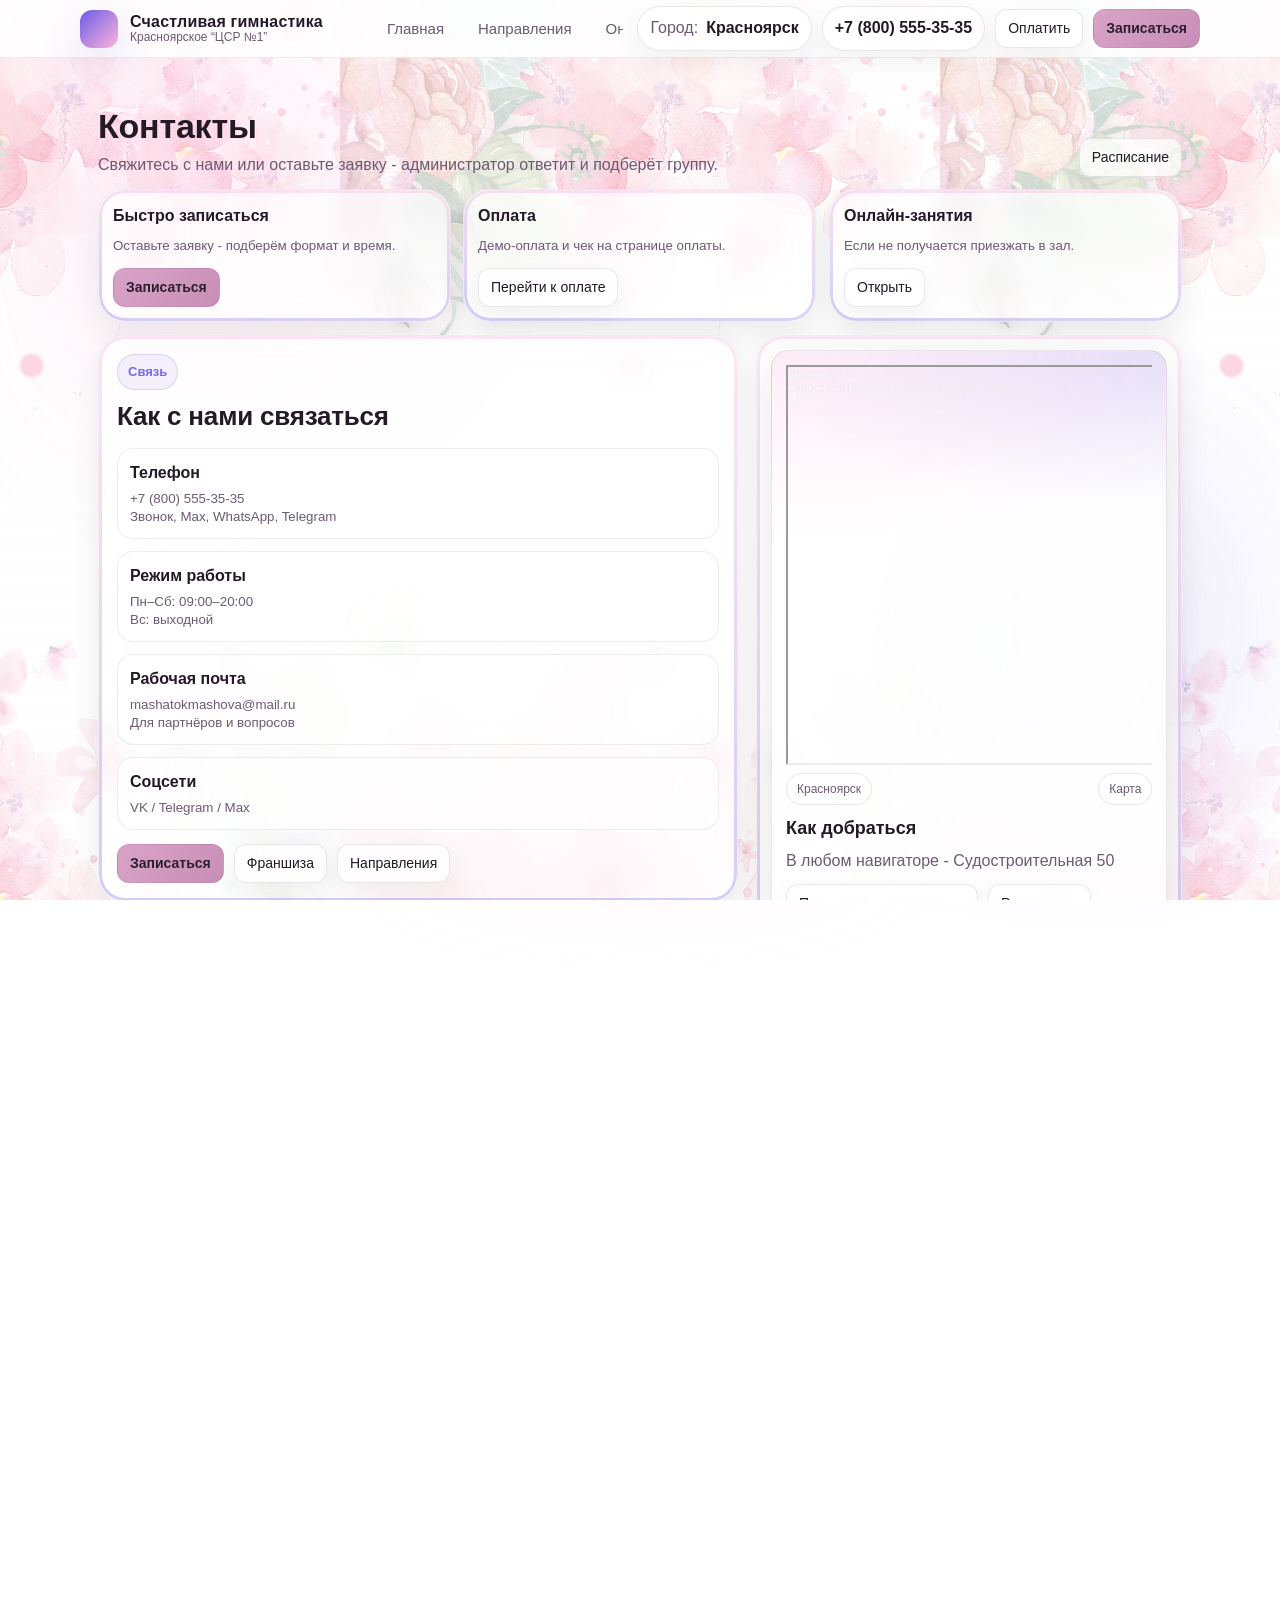
<file: contacts.html>
<!-- contacts.html -->
<!doctype html>
<html lang="ru">
<head>
  <meta charset="utf-8" />
  <meta name="viewport" content="width=device-width,initial-scale=1" />
  <title>Контакты - Счастливая гимнастика</title>
  <meta name="description" content="Контакты школы: телефон, адрес, режим работы, запись." />
  <link rel="stylesheet" href="assets/css/style.css" />

  <style>
.mobileNav{
  display:none;
  position:absolute;
  top:70px;
  left:0;
  right:0;
  background:white;
  padding:16px;
  z-index:1000;
  box-shadow:0 10px 30px rgba(0,0,0,.1);
}

.mobileNav.open{
  display:flex;
  flex-direction:column;
  gap:10px;
}
    .contactGrid{
      display:grid;
      grid-template-columns: 1.2fr .8fr;
      gap:18px;
      align-items:start;
      margin-top:12px;
    }
    @media (max-width: 980px){
      .contactGrid{ grid-template-columns: 1fr; }
    }

    .contactCard{ padding:18px; }
    .contactList{ margin-top:12px; display:grid; gap:12px; }

    .cItem{
      display:flex;
      gap:12px;
      align-items:flex-start;
      padding:12px 12px;
      border-radius:16px;
      border:1px solid rgba(35,26,38,.08);
      background: rgba(255,255,255,.65);
    }
    .cIcon{
      width:42px;
      height:42px;
      border-radius:16px;
      display:grid;
      place-items:center;
      background: rgba(108,92,231,.10);
      border:1px solid rgba(108,92,231,.18);
      box-shadow: 0 12px 32px rgba(108,92,231,.12);
      flex:0 0 auto;
      font-weight:900;
      letter-spacing:.5px;
      font-size:12px;
    }
    .cBody strong{ display:block; margin-bottom:4px; }
    .cBody small{ color:var(--muted); display:block; line-height:1.35; }

    .contactActions{
      margin-top:14px;
      display:flex;
      gap:10px;
      flex-wrap:wrap;
    }

    .mapCard{ padding:14px; overflow:hidden; }
    .mapMock{
      border-radius:18px;
      border:1px solid rgba(35,26,38,.10);
      background:
        radial-gradient(900px 320px at 0% 0%, rgba(255,179,217,.22), transparent 60%),
        radial-gradient(700px 260px at 100% 0%, rgba(108,92,231,.18), transparent 60%),
        rgba(255,255,255,.78);
      box-shadow: 0 18px 60px rgba(35,26,38,.10);
      min-height: 320px;
      padding:14px;
      display:flex;
      flex-direction:column;
      justify-content:space-between;
    }
    .mapMockTop{
      display:flex;
      justify-content:space-between;
      gap:10px;
      align-items:flex-start;
    }
    .mapPin{
      display:inline-flex;
      gap:8px;
      align-items:center;
      padding:6px 10px;
      border-radius:999px;
      background: rgba(255,255,255,.78);
      border:1px solid rgba(35,26,38,.10);
      color: var(--muted);
      font-size:12px;
      white-space:nowrap;
    }
    .mapTitle{
      margin:10px 0 6px;
      font-size:18px;
    }
    .mapText{
      margin:0;
      color:var(--muted);
      line-height:1.45;
      max-width: 520px;
    }
    .mapFoot{
      display:flex;
      gap:10px;
      flex-wrap:wrap;
      margin-top:12px;
    }

    .contactForm{ padding:18px; }
    .contactForm .grid2{ grid-template-columns: 1fr 1fr; }
    @media (max-width: 520px){
      .contactForm .grid2{ grid-template-columns: 1fr; }
    }

    .quickRow{
      display:grid;
      grid-template-columns: repeat(3, 1fr);
      gap:12px;
      margin-top:12px;
    }
    @media (max-width: 980px){
      .quickRow{ grid-template-columns: 1fr; }
    }
    .quick{
      padding:14px;
    }
    .quick strong{ display:block; margin-bottom:4px; }
    .quick small{ color:var(--muted); }
.pageDecor{position:relative;overflow:hidden;}
.pageDecor__item{position:absolute;z-index:0;pointer-events:none;}
.pageDecor__item img{width:100%;}
.pageDecor__content{position:relative;z-index:2;}
.contactsDecor--ball{
  right:1250px;
  bottom:0px;
  width:560px;
  opacity: 35%;

}
body{
  background:
    linear-gradient(rgba(255,255,255,.7), rgba(255,255,255,.7)),
    url("assets/img/decor/cveti.png");

  background-size: contain;
  background-position: center;
}
  </style>
</head>
<body>

  <div class="topbar">
    <div class="container">
      <div class="header">
        <a class="brand" href="index.html">
          <div class="brand__logo" aria-hidden="true"></div>
          <div class="brand__text">
            <div class="brand__name">Счастливая гимнастика</div>
            <div class="brand__tag">Красноярское “ЦСР №1”</div>          </div>
        </a>

        <nav class="nav">
          <a href="index.html">Главная</a>
          <a href="directions.html">Направления</a>
          <a href="online.html">Онлайн-занятия</a>
          <a href="gallery.html">Галерея</a>
          <a href="team.html">Тренеры</a>
          <a href="infocenter.html">Инфоцентр</a>
          <a href="franchise.html">Франшиза</a>
          <a class="active" href="contacts.html">Контакты</a>
        </nav>

        <div class="header__right">
          <span class="pill">Город: <strong>Красноярск</strong></span>
          <a class="pill" href="tel:+78005553535"><strong>+7 (800) 555-35-35</strong></a>
          <a class="btn btn--sm" href="pay.html" target="_blank" rel="noopener">Оплатить</a>
          <a class="btn btn--brand btn--sm" href="#write">Записаться</a>
          <button class="burger" data-burger aria-label="Открыть меню">≡</button>
        </div>
      </div>

      <div class="mobileNav" data-mobile-nav>
        <a href="index.html">Главная</a>
        <a href="directions.html">Направления</a>
        <a href="online.html">Онлайн-занятия</a>
        <a href="gallery.html">Галерея</a>
        <a href="team.html">Тренеры</a>
        <a href="infocenter.html">Инфоцентр</a>
        <a href="franchise.html">Франшиза</a>
        <a class="active" href="contacts.html">Контакты</a>
      </div>
    </div>
  </div>

<main class="section pageDecor">

<div class="pageDecor__item contactsDecor--ball">
  <img src="assets/img/decor/devka.webp" alt="">
</div>

<div class="container pageDecor__content">
      <div class="section__head">
        <div>
          <h1 class="h2" style="font-size:34px;">Контакты</h1>
          <p class="sub">Свяжитесь с нами или оставьте заявку - администратор ответит и подберёт группу.</p>
        </div>
        <a class="btn btn--sm" href="infocenter.html#schedule">Расписание</a>
      </div>

      <div class="quickRow">
        <div class="card quick">
          <strong>Быстро записаться</strong>
          <small>Оставьте заявку - подберём формат и время.</small>
          <div style="margin-top:10px;">
            <a class="btn btn--brand btn--sm" href="#write">Записаться</a>
          </div>
        </div>
        <div class="card quick">
          <strong>Оплата</strong>
          <small>Демо-оплата и чек на странице оплаты.</small>
          <div style="margin-top:10px;">
            <a class="btn btn--sm" href="pay.html" target="_blank" rel="noopener">Перейти к оплате</a>
          </div>
        </div>
        <div class="card quick">
          <strong>Онлайн-занятия</strong>
          <small>Если не получается приезжать в зал.</small>
          <div style="margin-top:10px;">
            <a class="btn btn--sm" href="online.html">Открыть</a>
          </div>
        </div>
      </div>

      <div class="contactGrid">
        <!-- LEFT -->
        <div class="card contactCard">
          <span class="kicker">Связь</span>
          <h2 class="h2" style="font-size:26px; margin-top:6px;">Как с нами связаться</h2>

          <div class="contactList">
            <div class="cItem">
              <div class="cBody">
                <strong>Телефон</strong>
                <small><a href="tel:+78005553535">+7 (800) 555-35-35</a></small>
                <small>Звонок, Max, WhatsApp, Telegram</small>
              </div>
            </div>

            <div class="cItem">
              <div class="cBody">
                <strong>Режим работы</strong>
                <small>Пн–Сб: 09:00–20:00</small>
                <small>Вс: выходной</small>
              </div>
            </div>

            <div class="cItem">
              <div class="cBody">
                <strong>Рабочая почта</strong>
                <small><a href="mailto:info@gymnastika-demo.ru">mashatokmashova@mail.ru</a></small>
                <small>Для партнёров и вопросов</small>
              </div>
            </div>

            <div class="cItem">
              <div class="cBody">
                <strong>Соцсети</strong>
                <small>VK / Telegram / Max</small>
                <small style="opacity:.8"></small>
              </div>
            </div>
          </div>

          <div class="contactActions">
            <a class="btn btn--brand btn--sm" href="#write">Записаться</a>
            <a class="btn btn--sm" href="franchise.html">Франшиза</a>
            <a class="btn btn--sm" href="directions.html">Направления</a>
          </div>
        </div>
        <div>
          <div class="card mapCard">
            <div class="mapMock">
              <div style="position:relative;overflow:hidden;"><a href="https://yandex.ru/maps/62/krasnoyarsk/?utm_medium=mapframe&utm_source=maps" style="color:#eee;font-size:12px;position:absolute;top:0px;">Красноярск</a><a href="https://yandex.ru/maps/62/krasnoyarsk/house/sudostroitelnaya_ulitsa_50/bUsYfgRpQEAOQFtvfXV5cHtnZg==/?ll=92.840199%2C55.982173&utm_medium=mapframe&utm_source=maps&z=18.6" style="color:#eee;font-size:12px;position:absolute;top:14px;">Судостроительная улица, 50 - Яндекс Карты</a><iframe src="https://yandex.ru/map-widget/v1/?ll=92.840199%2C55.982173&mode=whatshere&whatshere%5Bpoint%5D=92.839591%2C55.981780&whatshere%5Bzoom%5D=17&z=18.6" width="560" height="400" frameborder="1" allowfullscreen="true" style="position:relative;"></iframe></div>
              <div class="mapMockTop">
                <span class="mapPin"> Красноярск</span>
                <span class="mapPin">Карта</span>
              </div>

              <div>
                <h3 class="mapTitle">Как добраться</h3>
                <p class="mapText">
                  В любом навигаторе - Судостроительная 50
                </p>
              </div>

              <div class="mapFoot">
                <a class="btn btn--sm" href="directions.html">Посмотреть направления</a>
                <a class="btn btn--sm" href="infocenter.html#schedule">Расписание</a>
              </div>
            </div>
          </div>

          <div class="card form contactForm" id="write" style="margin-top:14px;">
            <h3>Записаться / задать вопрос</h3>
            <form data-form>
              <div class="grid2">
                <div class="field">
                  <div class="label">Имя родителя *</div>
                  <input class="input" name="parent" required />
                </div>
                <div class="field">
                  <div class="label">Телефон *</div>
                  <input class="input" name="phone" required />
                </div>
              </div>

              <div class="grid2">
                <div class="field">
                  <div class="label">Имя ребёнка</div>
                  <input class="input" name="child" />
                </div>
                <div class="field">
                  <div class="label">Возраст</div>
                  <input class="input" type="number" name="age" min="3" max="16" />
                </div>
              </div>

              <div class="field">
                <div class="label">Интересует</div>
                <select class="select" name="interest">
                  <option value="">Выберите</option>
                  <option>Художественная гимнастика</option>
                  <option>Эстетическая гимнастика</option>
                  <option>ОФП</option>
                  <option>Футбол</option>
                  <option>Онлайн-занятия</option>
                </select>
              </div>

              <div class="field">
                <div class="label">Комментарий</div>
                <textarea class="textarea" name="comment" placeholder="Например: удобное время / опыт / цель"></textarea>
              </div>

              <div class="form__actions">
                <button class="btn btn--brand" type="submit">Отправить</button>
                <a class="btn" href="pay.html" target="_blank" rel="noopener">Оплата</a>
              </div>

              <div class="note">После заявки администратор свяжется с вами.</div>
            </form>
          </div>
        </div>
      </div>

    </div>
  </main>

  <footer class="footer">
  <div class="container">
    <div class="card footer-merged">
      <div class="footer-merged__main">
        <div class="footer-merged__left">
          <strong>Счастливая гимнастика</strong><br/>
          <small>Онлайн-запись • расписание • цены • тренеры • события</small>

          <div class="footlinks">
            <a href="directions.html">Направления</a>
            <a href="infocenter.html">Инфоцентр</a>
            <a href="contacts.html">Контакты</a>
          </div>
        </div>

        <div class="footer-merged__right">
          <div>
            <small>Телефон</small><br/>
            <a href="tel:+79233554158"><strong>+7 (800) 555-35-35</strong></a>
          </div>

          <div class="footer-merged__pay">
            <small>Оплата</small><br/>
            <a class="btn btn--sm" href="pay.html" target="_blank" rel="noopener">Перейти к оплате</a>
          </div>
        </div>
      </div>

      <div class="footer-merged__copy">
        © <span id="y"></span> КРОО “ЦСР №1”. Все права защищены.
      </div>
    </div>
  </div>
</footer>

  <div class="modal" data-modal aria-hidden="true">
    <div class="modal__card">
      <div class="modal__top">
        <div class="modal__title" data-modal-title>Фото</div>
        <button class="btn btn--sm modal__close" data-modal-close type="button">Закрыть</button>
      </div>
      <img class="modal__img" data-modal-img alt="Фото">
    </div>
  </div>

  <script src="assets/js/main.js"></script>
  <script>document.getElementById('y').textContent = new Date().getFullYear();</script>
</body>
</html>
</file>
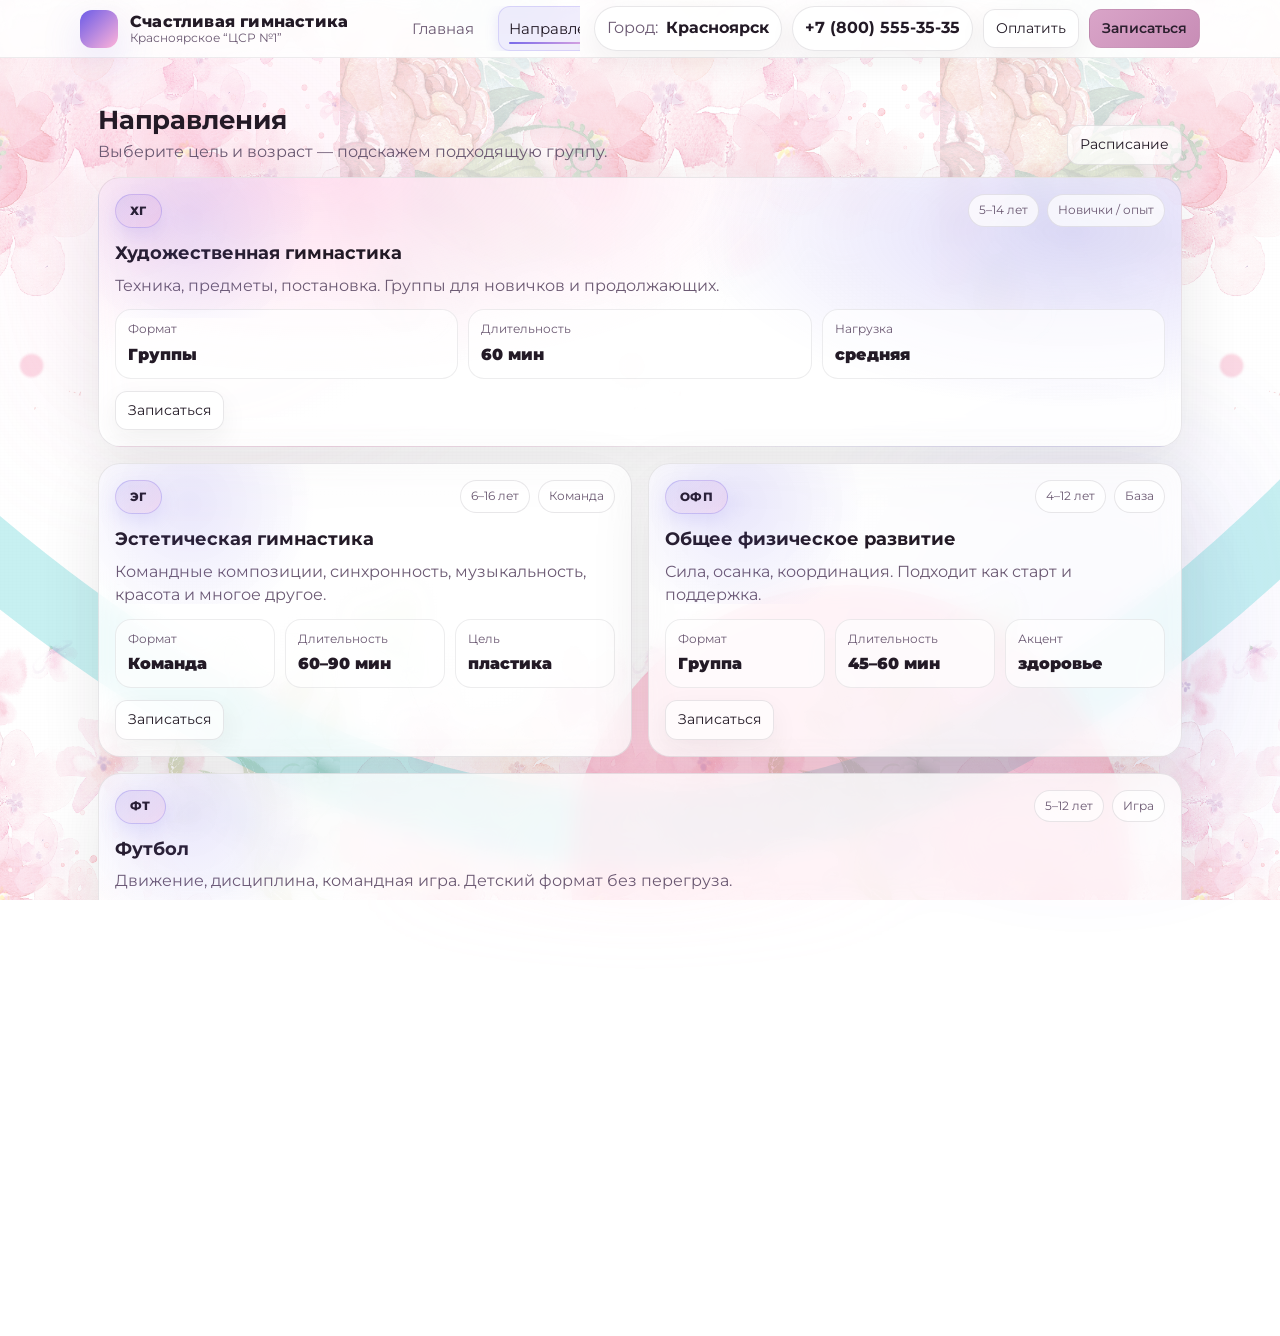
<file: directions.html>
<!-- directions.html -->
<!doctype html>
<html lang="ru">
<head>
  <meta charset="utf-8" />
  <meta name="viewport" content="width=device-width,initial-scale=1" />
  <title>Направления — Счастливая гимнастика</title>
  <meta name="description" content="Все направления школы: художественная гимнастика, эстетическая, ОФП, футбол." />
  <link rel="stylesheet" href="assets/css/style.css" />
  <link href="https://fonts.googleapis.com/css2?family=Montserrat:wght@400;600;700;800&display=swap" rel="stylesheet">
  <style>
.pageDecor{
  position: relative;
  overflow: hidden;
}

.pageDecor__item{
  position: absolute;
  z-index: 0;
  pointer-events: none;
}

.pageDecor__item img{
  width: 100%;
  display:block;
}

.pageDecor__content{
  position: relative;
  z-index: 2;
}

.dirDecor--ribbon{
  right: -100px;
  top: -300px;
  width: 2900px;
    opacity: 35%;

}

.dirDecor--ball{
  left: 500px;
  bottom: -150px;
  width: 700px;
    opacity: 35%;

}
body{
  background:
    linear-gradient(rgba(255,255,255,.7), rgba(255,255,255,.7)),
    url("assets/img/decor/cveti.png");

  background-size: contain;
  background-position: center;
}
</style>
</head>
<body>

  <div class="topbar">
    <div class="container">
      <div class="header">
        <a class="brand" href="index.html">
          <div class="brand__logo" aria-hidden="true"></div>
          <div class="brand__text">
            <div class="brand__name">Счастливая гимнастика</div>
            <div class="brand__tag">Красноярское “ЦСР №1”</div>
          </div>
        </a>

        <nav class="nav">
          <a href="index.html">Главная</a>
          <a class="active" href="directions.html">Направления</a>
          <a href="online.html">Онлайн-занятия</a>
          <a href="gallery.html">Галерея</a>
          <a href="team.html">Тренеры</a>
          <a href="infocenter.html">Инфоцентр</a>
          <a href="franchise.html">Франшиза</a>
          <a href="contacts.html">Контакты</a>
        </nav>

        <div class="header__right">
          <span class="pill">Город: <strong>Красноярск</strong></span>
          <a class="pill" href="tel:+78005553535"><strong>+7 (800) 555-35-35</strong></a>
          <a class="btn btn--sm" href="pay.html" target="_blank" rel="noopener">Оплатить</a>
          <a class="btn btn--brand btn--sm" href="contacts.html#write">Записаться</a>
          <button class="burger" data-burger aria-label="Открыть меню">≡</button>
        </div>
      </div>

      <div class="mobileNav" data-mobile-nav>
        <a href="index.html">Главная</a>
        <a class="active" href="directions.html">Направления</a>
        <a href="online.html">Онлайн-занятия</a>
        <a href="gallery.html">Галерея</a>
        <a href="team.html">Тренеры</a>
        <a href="infocenter.html">Инфоцентр</a>
        <a href="franchise.html">Франшиза</a>
        <a href="contacts.html">Контакты</a>
      </div>
    </div>
  </div>

  <main class="section pageDecor">

<div class="pageDecor__item dirDecor--ribbon">
  <img src="assets/img/decor/ribbon.svg" alt="">
</div>

<div class="pageDecor__item dirDecor--ball">
  <img src="assets/img/decor/ball.svg" alt="">
</div>

<div class="container pageDecor__content">
      

      <div class="section__head">
        <div>
          <h1 class="h2 pageTitle">Направления</h1>
          <p class="sub">Выберите цель и возраст — подскажем подходящую группу.</p>
        </div>
        <a class="btn btn--sm" href="infocenter.html#schedule">Расписание</a>
      </div>

      <div class="dirGrid">

        <article class="dirCard dirCard--featured">
          <div class="dirTop">
            <div class="dirCode">ХГ</div>
            <div class="dirBadges">
              <span class="dirBadge">5–14 лет</span>
              <span class="dirBadge">Новички / опыт</span>
            </div>
          </div>

          <h3 class="dirTitle">Художественная гимнастика</h3>
          <p class="dirText">Техника, предметы, постановка. Группы для новичков и продолжающих.</p>

          <div class="dirMeta">
            <div class="dirMetaItem"><span>Формат</span><strong>Группы</strong></div>
            <div class="dirMetaItem"><span>Длительность</span><strong>60 мин</strong></div>
            <div class="dirMetaItem"><span>Нагрузка</span><strong>средняя</strong></div>
          </div>

          <div class="dirActions">
            <a class="btn btn--sm" href="contacts.html#write">Записаться</a>
          </div>
        </article>

        <article class="dirCard">
          <div class="dirTop">
            <div class="dirCode">ЭГ</div>
            <div class="dirBadges">
              <span class="dirBadge">6–16 лет</span>
              <span class="dirBadge">Команда</span>
            </div>
          </div>

          <h3 class="dirTitle">Эстетическая гимнастика</h3>
          <p class="dirText">Командные композиции, синхронность, музыкальность, красота и многое другое.</p>

          <div class="dirMeta">
            <div class="dirMetaItem"><span>Формат</span><strong>Команда</strong></div>
            <div class="dirMetaItem"><span>Длительность</span><strong>60–90 мин</strong></div>
            <div class="dirMetaItem"><span>Цель</span><strong>пластика</strong></div>
          </div>

          <div class="dirActions">
            <a class="btn btn--sm" href="contacts.html#write">Записаться</a>
          </div>
        </article>

        <article class="dirCard">
          <div class="dirTop">
            <div class="dirCode">ОФП</div>
            <div class="dirBadges">
              <span class="dirBadge">4–12 лет</span>
              <span class="dirBadge">База</span>
            </div>
          </div>

          <h3 class="dirTitle">Общее физическое развитие</h3>
          <p class="dirText">Сила, осанка, координация. Подходит как старт и поддержка.</p>

          <div class="dirMeta">
            <div class="dirMetaItem"><span>Формат</span><strong>Группа</strong></div>
            <div class="dirMetaItem"><span>Длительность</span><strong>45–60 мин</strong></div>
            <div class="dirMetaItem"><span>Акцент</span><strong>здоровье</strong></div>
          </div>

          <div class="dirActions">
            <a class="btn btn--sm" href="contacts.html#write">Записаться</a>
          </div>
        </article>

        <article class="dirCard">
          <div class="dirTop">
            <div class="dirCode">ФТ</div>
            <div class="dirBadges">
              <span class="dirBadge">5–12 лет</span>
              <span class="dirBadge">Игра</span>
            </div>
          </div>

          <h3 class="dirTitle">Футбол</h3>
          <p class="dirText">Движение, дисциплина, командная игра. Детский формат без перегруза.</p>

          <div class="dirMeta">
            <div class="dirMetaItem"><span>Формат</span><strong>Команда</strong></div>
            <div class="dirMetaItem"><span>Длительность</span><strong>60 мин</strong></div>
            <div class="dirMetaItem"><span>Акцент</span><strong>координация</strong></div>
          </div>

          <div class="dirActions">
            <a class="btn btn--sm" href="contacts.html#write">Записаться</a>
          </div>
        </article>

      </div>

    </div>
  </main>

  <footer class="footer">
  <div class="container">
    <div class="card footer-merged">
      <div class="footer-merged__main">
        <div class="footer-merged__left">
          <strong>Счастливая гимнастика</strong><br/>
          <small>Онлайн-запись • расписание • цены • тренеры • события</small>

          <div class="footlinks">
            <a href="directions.html">Направления</a>
            <a href="infocenter.html">Инфоцентр</a>
            <a href="contacts.html">Контакты</a>
          </div>
        </div>

        <div class="footer-merged__right">
          <div>
            <small>Телефон</small><br/>
            <a href="tel:+79233554158"><strong>+7 (800) 555-35-35</strong></a>
          </div>

          <div class="footer-merged__pay">
            <small>Оплата</small><br/>
            <a class="btn btn--sm" href="pay.html" target="_blank" rel="noopener">Перейти к оплате</a>
          </div>
        </div>
      </div>

      <div class="footer-merged__copy">
        © <span id="y"></span> КРОО “ЦСР №1”. Все права защищены.
      </div>
    </div>
  </div>
</footer>

  <script src="assets/js/main.js"></script>
  <script>
    document.getElementById('y').textContent = new Date().getFullYear();
  </script>

</body>
</html>
</file>
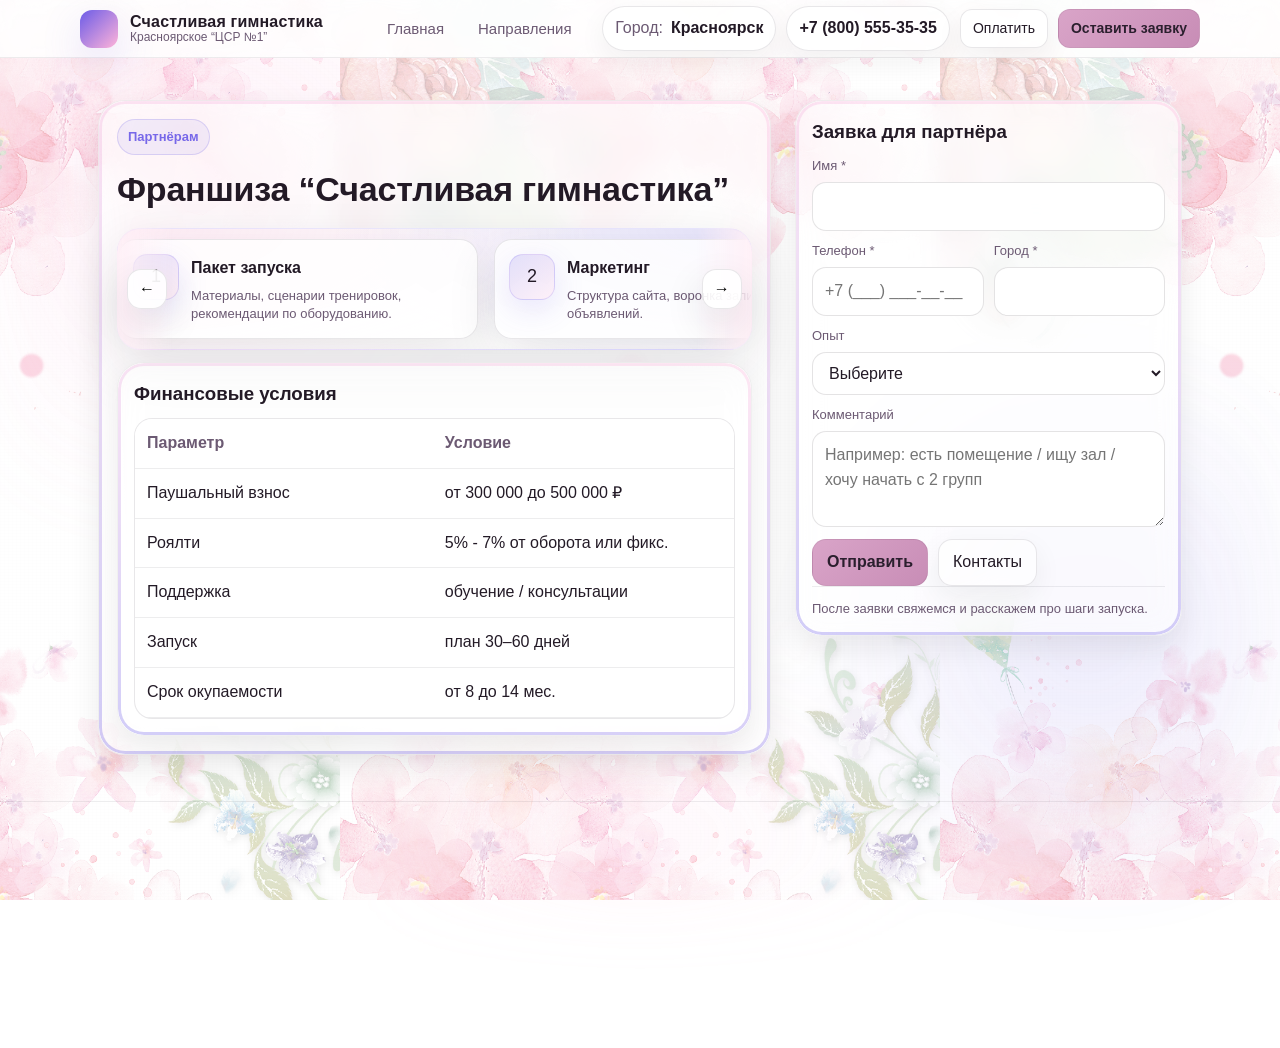
<file: franchise.html>
<!doctype html>
<html lang="ru">
<head>
  <meta charset="utf-8" />
  <meta name="viewport" content="width=device-width,initial-scale=1, viewport-fit=cover" />
  <title>Франшиза - Счастливая гимнастика</title>
  <meta name="description" content="Франшиза: условия, преимущества, заявка для партнёров." />
  <link rel="stylesheet" href="assets/css/style.css?v=7" />

  <style>
    body.franchise-page{
      background:
        linear-gradient(rgba(255,255,255,.7), rgba(255,255,255,.7)),
        url("assets/img/decor/cveti.png");
      background-size: contain;
      background-position: center;
    }
  </style>
</head>

<body class="franchise-page">

  <div class="topbar">
    <div class="container">
      <div class="header">
        <a class="brand" href="index.html">
          <div class="brand__logo" aria-hidden="true"></div>
          <div class="brand__text">
            <div class="brand__name">Счастливая гимнастика</div>
            <div class="brand__tag">Красноярское “ЦСР №1”</div>
          </div>
        </a>

        <nav class="nav">
          <a href="index.html">Главная</a>
          <a href="directions.html">Направления</a>
          <a href="online.html">Онлайн-занятия</a>
          <a href="gallery.html">Галерея</a>
          <a href="team.html">Тренеры</a>
          <a href="infocenter.html">Инфоцентр</a>
          <a class="active" href="franchise.html">Франшиза</a>
          <a href="contacts.html">Контакты</a>
        </nav>

        <div class="header__right">
          <span class="pill">Город: <strong>Красноярск</strong></span>
          <a class="pill" href="tel:+78005553535"><strong>+7 (800) 555-35-35</strong></a>
          <a class="btn btn--sm" href="pay.html" target="_blank" rel="noopener">Оплатить</a>
          <a class="btn btn--brand btn--sm" href="#partner">Оставить заявку</a>
          <button class="burger" data-burger aria-label="Открыть меню">≡</button>
        </div>
      </div>

      <div class="mobileNav" data-mobile-nav>
        <a href="index.html">Главная</a>
        <a href="directions.html">Направления</a>
        <a href="online.html">Онлайн-занятия</a>
        <a href="gallery.html">Галерея</a>
        <a href="team.html">Тренеры</a>
        <a href="infocenter.html">Инфоцентр</a>
        <a class="active" href="franchise.html">Франшиза</a>
        <a href="contacts.html">Контакты</a>
      </div>
    </div>
  </div>

  <main class="section">
    <div class="container">
      <div class="franchise-layout">
        <div class="card franchise-main-card">
          <span class="kicker">Партнёрам</span>
          <h1 class="h2 franchise-title">Франшиза “Счастливая гимнастика”</h1>

          <div class="benefitWrap">
            <button class="brBtn brBtn--prev" type="button" data-br-prev aria-label="Назад">←</button>

            <div class="benefitRibbon franchise-ribbon" data-br>
              <div class="benefitItem">
                <div class="benefitIcon">1</div>
                <div class="benefitBody">
                  <h3>Пакет запуска</h3>
                  <p>Материалы, сценарии тренировок, рекомендации по оборудованию.</p>
                </div>
              </div>

              <div class="benefitItem">
                <div class="benefitIcon">2</div>
                <div class="benefitBody">
                  <h3>Маркетинг</h3>
                  <p>Структура сайта, воронка записи, шаблоны объявлений.</p>
                </div>
              </div>

              <div class="benefitItem">
                <div class="benefitIcon">3</div>
                <div class="benefitBody">
                  <h3>Команда</h3>
                  <p>Подсказки по найму и стандартам сервиса.</p>
                </div>
              </div>

              <div class="benefitItem">
                <div class="benefitIcon">4</div>
                <div class="benefitBody">
                  <h3>Процессы</h3>
                  <p>Рекомендации по организации работы и документам.</p>
                </div>
              </div>
            </div>

            <button class="brBtn brBtn--next" type="button" data-br-next aria-label="Вперёд">→</button>
          </div>

          <div class="card franchise-inner-card">
            <h3 class="franchise-inner-title">Финансовые условия</h3>
            <div class="tableWrap franchise-table-wrap">
              <table>
                <thead>
                  <tr>
                    <th>Параметр</th>
                    <th>Условие</th>
                  </tr>
                </thead>
                <tbody>
                  <tr><td>Паушальный взнос</td><td>от 300 000 до 500 000 ₽</td></tr>
                  <tr><td>Роялти</td><td>5% - 7% от оборота или фикс.</td></tr>
                  <tr><td>Поддержка</td><td>обучение / консультации</td></tr>
                  <tr><td>Запуск</td><td>план 30–60 дней</td></tr>
                  <tr><td>Срок окупаемости</td><td>от 8 до 14 мес.</td></tr>
                </tbody>
              </table>
            </div>
          </div>
        </div>

        <div class="card form franchise-form-card" id="partner">
          <h3>Заявка для партнёра</h3>

          <form data-form>
            <div class="field">
              <div class="label">Имя *</div>
              <input class="input" name="name" required />
            </div>

            <div class="grid2 franchise-grid2">
              <div class="field">
                <div class="label">Телефон *</div>
                <input class="input" name="phone" required />
              </div>
              <div class="field">
                <div class="label">Город *</div>
                <input class="input" name="city" required />
              </div>
            </div>

            <div class="field">
              <div class="label">Опыт</div>
              <select class="select" name="exp">
                <option value="">Выберите</option>
                <option>Есть опыт</option>
                <option>Нет опыта</option>
                <option>Уточню в разговоре</option>
              </select>
            </div>

            <div class="field">
              <div class="label">Комментарий</div>
              <textarea class="textarea" name="comment" placeholder="Например: есть помещение / ищу зал / хочу начать с 2 групп"></textarea>
            </div>

            <div class="form__actions franchise-actions">
              <button class="btn btn--brand" type="submit">Отправить</button>
              <a class="btn" href="contacts.html">Контакты</a>
            </div>

            <div class="note">После заявки свяжемся и расскажем про шаги запуска.</div>
          </form>
        </div>
      </div>
    </div>
  </main>

  <footer class="footer">
  <div class="container">
    <div class="card footer-merged">
      <div class="footer-merged__main">
        <div class="footer-merged__left">
          <strong>Счастливая гимнастика</strong><br/>
          <small>Онлайн-запись • расписание • цены • тренеры • события</small>

          <div class="footlinks">
            <a href="directions.html">Направления</a>
            <a href="infocenter.html">Инфоцентр</a>
            <a href="contacts.html">Контакты</a>
          </div>
        </div>

        <div class="footer-merged__right">
          <div>
            <small>Телефон</small><br/>
            <a href="tel:+79233554158"><strong>+7 (800) 555-35-35</strong></a>
          </div>

          <div class="footer-merged__pay">
            <small>Оплата</small><br/>
            <a class="btn btn--sm" href="pay.html" target="_blank" rel="noopener">Перейти к оплате</a>
          </div>
        </div>
      </div>

      <div class="footer-merged__copy">
        © <span id="y"></span> КРОО “ЦСР №1”. Все права защищены.
      </div>
    </div>
  </div>
</footer>

  <div class="modal" data-modal aria-hidden="true">
    <div class="modal__card">
      <div class="modal__top">
        <div class="modal__title" data-modal-title>Фото</div>
        <button class="btn btn--sm modal__close" data-modal-close type="button">Закрыть</button>
      </div>
      <img class="modal__img" data-modal-img alt="Фото">
    </div>
  </div>

  <script src="assets/js/main.js"></script>
  <script>
    document.getElementById('y').textContent = new Date().getFullYear();
  </script>

  <script>
  (function(){
    const ribbon = document.querySelector('.benefitRibbon[data-br]');
    const prev = document.querySelector('[data-br-prev]');
    const next = document.querySelector('[data-br-next]');
    if(!ribbon) return;

    const step = () => Math.min(420, ribbon.clientWidth * 0.9);

    const upd = () => {
      const max = ribbon.scrollWidth - ribbon.clientWidth;
      if(prev) prev.disabled = ribbon.scrollLeft <= 2;
      if(next) next.disabled = ribbon.scrollLeft >= max - 2;
    };

    if(prev) prev.addEventListener('click', () => ribbon.scrollBy({ left: -step(), behavior:'smooth' }));
    if(next) next.addEventListener('click', () => ribbon.scrollBy({ left:  step(), behavior:'smooth' }));

    ribbon.addEventListener('wheel', (e)=>{
      e.preventDefault();
      ribbon.scrollLeft += e.deltaY;
      upd();
    }, {passive:false});

    ribbon.addEventListener('scroll', upd);
    window.addEventListener('resize', upd);
    upd();
  })();
  </script>
</body>
</html>
</file>
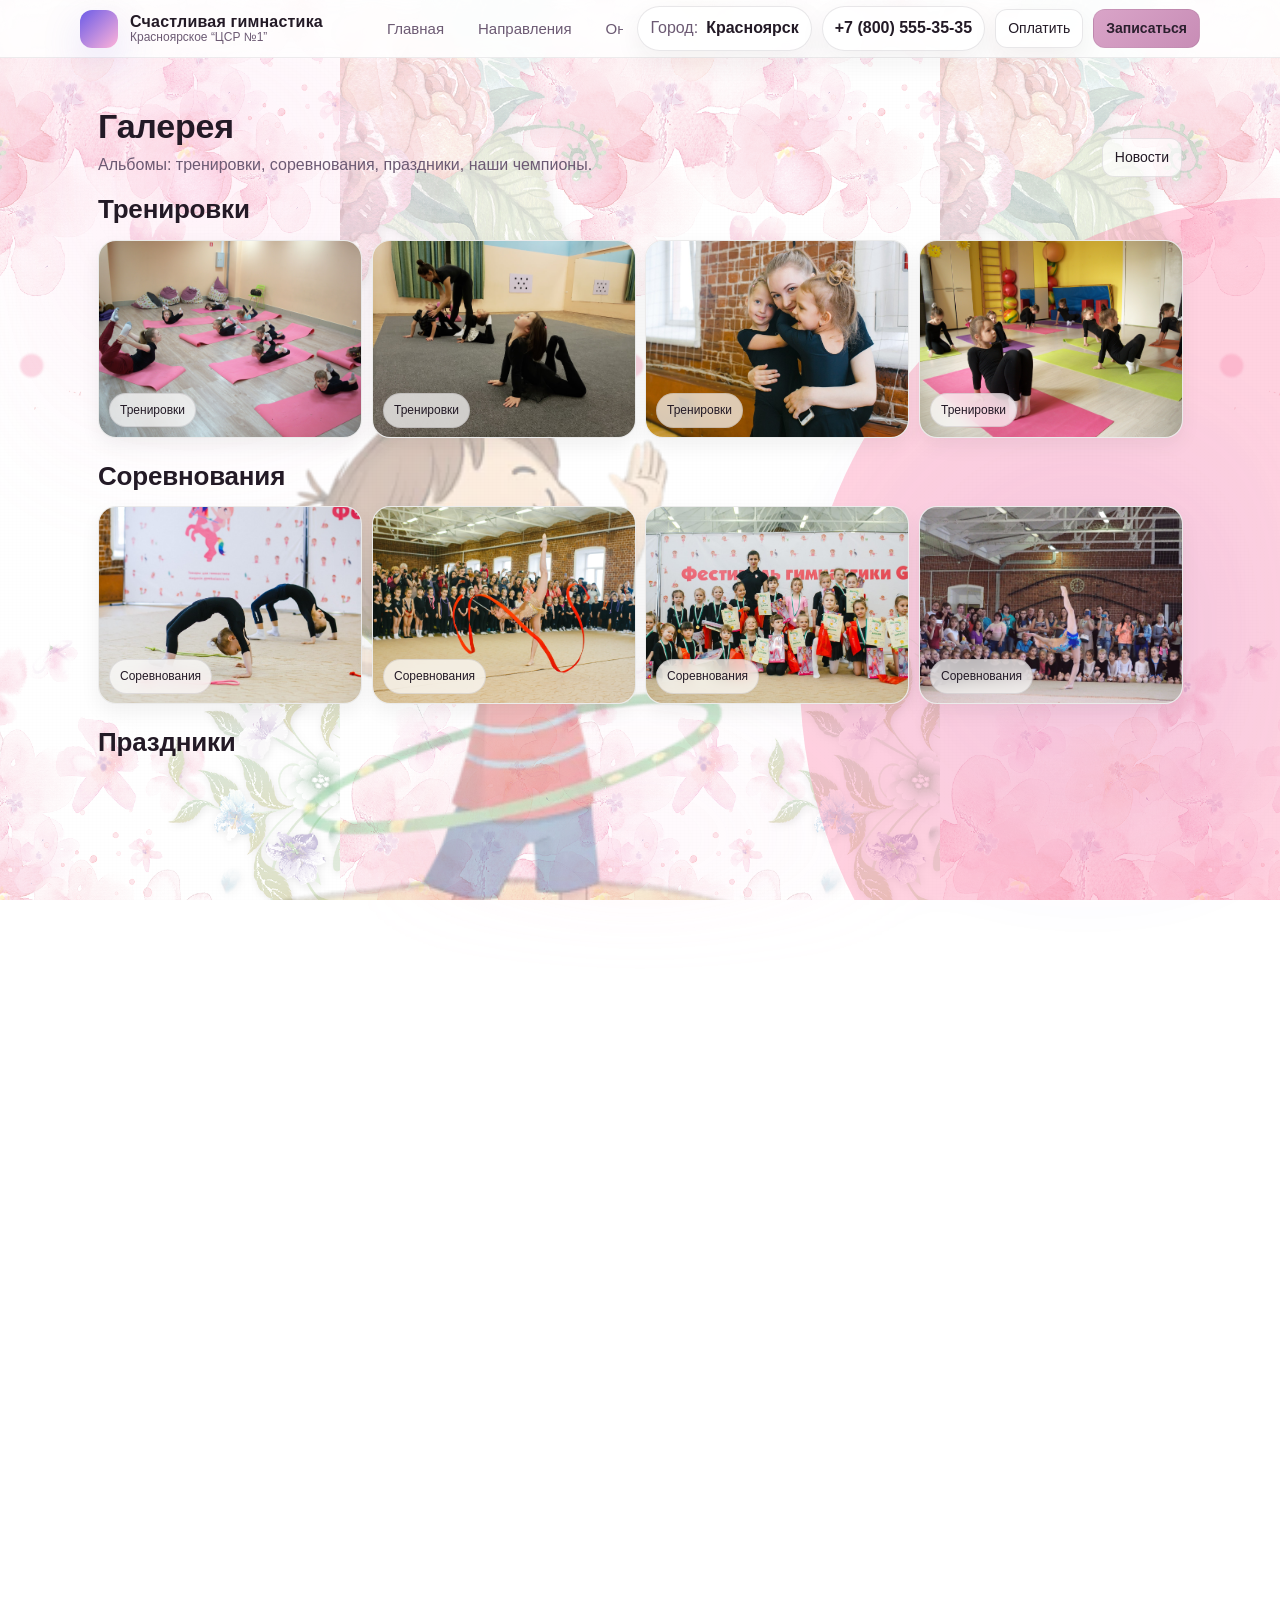
<file: gallery.html>
<!-- gallery.html -->
<!doctype html>
<html lang="ru">
<head>
  <meta charset="utf-8" />
  <meta name="viewport" content="width=device-width,initial-scale=1" />
  <title>Галерея - Счастливая гимнастика</title>
  <meta name="description" content="Фотоальбомы: тренировки, соревнования, праздники, наши чемпионы." />
  <link rel="stylesheet" href="assets/css/style.css" />
  <style>
.pageDecor{position:relative;overflow:hidden;}
.pageDecor__item{position:absolute;z-index:0;pointer-events:none;opacity:.6;}
.pageDecor__item img{width:100%;}
.pageDecor__content{position:relative;z-index:2;}

.galleryDecor--hoops{
  left:150px;
  top:270px;
  width:700px;
    opacity: 35%;

}

.galleryDecor--ball{
  right:-600px;
  top:0px;
  width:1200px;
    opacity: 35%;

}
body{
  background:
    linear-gradient(rgba(255,255,255,.7), rgba(255,255,255,.7)),
    url("assets/img/decor/cveti.png");

  background-size: contain;
  background-position: center;
}
</style>
</head>
<body>


  <div class="topbar">
    <div class="container">
      <div class="header">
        <a class="brand" href="index.html">
          <div class="brand__logo" aria-hidden="true"></div>
          <div class="brand__text">
            <div class="brand__name">Счастливая гимнастика</div>
            <div class="brand__tag">Красноярское “ЦСР №1”</div>          
          </div>

        </a>

        <nav class="nav">
          <a href="index.html">Главная</a>
          <a href="directions.html">Направления</a>
          <a href="online.html">Онлайн-занятия</a>
          <a class="active" href="gallery.html">Галерея</a>
          <a href="team.html">Тренеры</a>
          <a href="infocenter.html">Инфоцентр</a>
          <a href="franchise.html">Франшиза</a>
          <a href="contacts.html">Контакты</a>
        </nav>

        <div class="header__right">
          <span class="pill">Город: <strong>Красноярск</strong></span>
          <a class="pill" href="tel:+78005553535"><strong>+7 (800) 555-35-35</strong></a>
          <a class="btn btn--sm" href="pay.html" target="_blank" rel="noopener">Оплатить</a>
          <a class="btn btn--brand btn--sm" href="index.html#signup">Записаться</a>
          <button class="burger" data-burger aria-label="Открыть меню">≡</button>
        </div>
      </div>

      <div class="mobileNav" data-mobile-nav>
        <a href="index.html">Главная</a>
        <a href="directions.html">Направления</a>
        <a href="online.html">Онлайн-занятия</a>
        <a class="active" href="gallery.html">Галерея</a>
        <a href="team.html">Тренеры</a>
        <a href="infocenter.html">Инфоцентр</a>
        <a href="franchise.html">Франшиза</a>
        <a href="contacts.html">Контакты</a>
      </div>
    </div>
  </div>

  <main class="section pageDecor">

<div class="pageDecor__item galleryDecor--hoops">
  <img src="assets/img/decor/obru4.png" alt="">
</div>

<div class="pageDecor__item galleryDecor--ball">
  <img src="assets/img/decor/ball.svg" alt="">
</div>

<div class="container pageDecor__content">
      <div class="section__head">
        <div>
          <h1 class="h2" style="font-size:34px;">Галерея</h1>
          <p class="sub">Альбомы: тренировки, соревнования, праздники, наши чемпионы.</p>
        </div>
        <a class="btn btn--sm" href="news.html">Новости</a>
      </div>



      <h2 class="h2" style="margin:0 0 10px;">Тренировки</h2>
      <div class="gallery" style="margin-bottom:18px;">
        <div class="g-item" data-g-item data-title="Тренировки - 1"><img src="assets/img/v-kakoj-sport-otdat-rebenka-spb.jpg" alt="Тренировки"><div class="cap">Тренировки</div></div>
        <div class="g-item" data-g-item data-title="Тренировки - 2"><img src="assets/img/v-kakuyu-sekciyu-otdat-devochku-spb.jpg" alt="Тренировки"><div class="cap">Тренировки</div></div>
        <div class="g-item" data-g-item data-title="Тренировки - 3"><img src="assets/img/hudozhestvennyj-klub-gimnastika.jpg" alt="Тренировки"><div class="cap">Тренировки</div></div>
        <div class="g-item" data-g-item data-title="Тренировки - 4"><img src="assets/img/kak-vybrat-trenera-dlya-rebyonka.jpg" alt="Тренировки"><div class="cap">Тренировки</div></div>
      </div>

      <h2 class="h2" style="margin:0 0 10px;">Соревнования</h2>
      <div class="gallery" style="margin-bottom:18px;">
        <div class="g-item" data-g-item data-title="Соревнования - 1"><img src="assets/img/gimnastika-dlya-trekhletki.jpg" alt="Соревнования"><div class="cap">Соревнования</div></div>
        <div class="g-item" data-g-item data-title="Соревнования - 2"><img src="assets/img/sorevnovaniya-po-hudozhestvennoj-gimnastike.jpg" alt="Соревнования"><div class="cap">Соревнования</div></div>
        <div class="g-item" data-g-item data-title="Соревнования - 3"><img src="assets/img/sorevnovaniya-po-hudozhestvennoj-gimnastike-piter.jpg" alt="Соревнования"><div class="cap">Соревнования</div></div>
        <div class="g-item" data-g-item data-title="Соревнования - 4"><img src="assets/img/gimnastika-dlya-malyshej-spb.jpg" alt="Соревнования"><div class="cap">Соревнования</div></div>
      </div>

      <h2 class="h2" style="margin:0 0 10px;">Праздники</h2>
      <div class="gallery" style="margin-bottom:18px;">
        <div class="g-item" data-g-item data-title="Праздники - 1"><img src="assets/img/img_8390-scaled.jpg" alt="Праздники"><div class="cap">Праздники</div></div>
        <div class="g-item" data-g-item data-title="Праздники - 2"><img src="assets/img/kIgIsMarftA.jpg" alt="Праздники"><div class="cap">Праздники</div></div>
        <div class="g-item" data-g-item data-title="Праздники - 3"><img src="assets/img/pic-1140.jpg" alt="Праздники"><div class="cap">Праздники</div></div>
        <div class="g-item" data-g-item data-title="Праздники - 4"><img src="assets/img/unnamed.jpg" alt="Праздники"><div class="cap">Праздники</div></div>
      </div>

      <h2 class="h2" style="margin:0 0 10px;">Наши чемпионы</h2>
      <div class="gallery">
        <div class="g-item" data-g-item data-title="Чемпионы - 1"><img src="assets/img/231dwa.jpg" alt="Чемпионы"><div class="cap">Наши чемпионы</div></div>
        <div class="g-item" data-g-item data-title="Чемпионы - 2"><img src="assets/img/3432342.jpg" alt="Чемпионы"><div class="cap">Наши чемпионы</div></div>
        <div class="g-item" data-g-item data-title="Чемпионы - 3"><img src="assets/img/images.jpg" alt="Чемпионы"><div class="cap">Наши чемпионы</div></div>
        <div class="g-item" data-g-item data-title="Чемпионы - 4"><img src="assets/img/placeholder.jpg" alt="Чемпионы"><div class="cap">Наши чемпионы</div></div>
      </div>
    </div>
  </main>

  <footer class="footer">
  <div class="container">
    <div class="card footer-merged">
      <div class="footer-merged__main">
        <div class="footer-merged__left">
          <strong>Счастливая гимнастика</strong><br/>
          <small>Онлайн-запись • расписание • цены • тренеры • события</small>

          <div class="footlinks">
            <a href="directions.html">Направления</a>
            <a href="infocenter.html">Инфоцентр</a>
            <a href="contacts.html">Контакты</a>
          </div>
        </div>

        <div class="footer-merged__right">
          <div>
            <small>Телефон</small><br/>
            <a href="tel:+79233554158"><strong>+7 (800) 555-35-35</strong></a>
          </div>

          <div class="footer-merged__pay">
            <small>Оплата</small><br/>
            <a class="btn btn--sm" href="pay.html" target="_blank" rel="noopener">Перейти к оплате</a>
          </div>
        </div>
      </div>

      <div class="footer-merged__copy">
        © <span id="y"></span> КРОО “ЦСР №1”. Все права защищены.
      </div>
    </div>
  </div>
</footer>

  <div class="modal" data-modal aria-hidden="true">
    <div class="modal__card">
      <div class="modal__top">
        <div class="modal__title" data-modal-title>Фото</div>
        <button class="btn btn--sm modal__close" data-modal-close type="button">Закрыть</button>
      </div>
      <img class="modal__img" data-modal-img alt="Фото">
    </div>
  </div>

  <script src="assets/js/main.js"></script>
  <script>document.getElementById('y').textContent = new Date().getFullYear();</script>
</body>
</html>
</file>
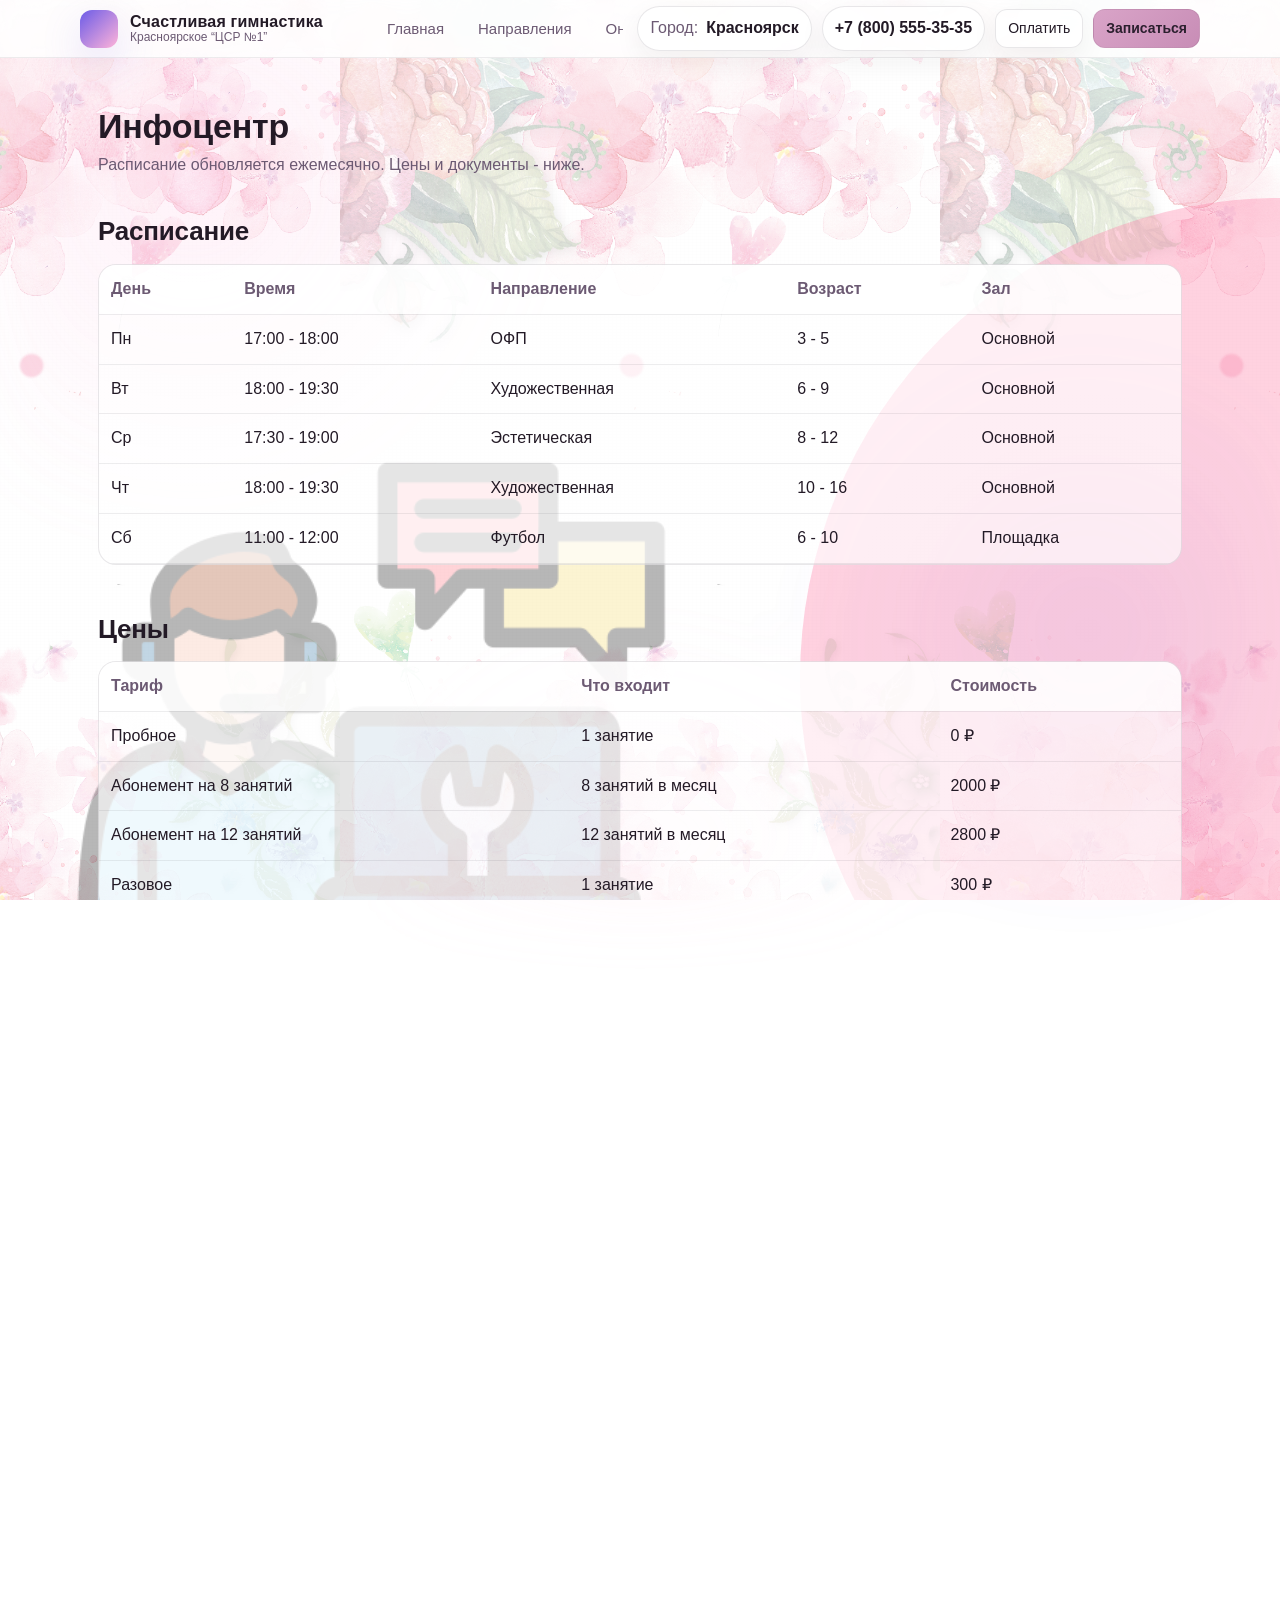
<file: infocenter.html>
<!-- infocenter.html -->
<!doctype html>
<html lang="ru">
<head>
  <meta charset="utf-8" />
  <meta name="viewport" content="width=device-width,initial-scale=1" />
  <title>Инфоцентр - Счастливая гимнастика</title>
  <meta name="description" content="Расписание, цены, документы, FAQ." />
  <link rel="stylesheet" href="assets/css/style.css" />
<style>
  body{
  background:
    linear-gradient(rgba(255,255,255,.7), rgba(255,255,255,.7)),
    url("assets/img/decor/cveti.png");

  background-size: contain;
  background-position: center;
}
.pageDecor{position:relative;overflow:hidden;}
.pageDecor__item{position:absolute;z-index:0;pointer-events:none;opacity:.6;}
.pageDecor__item img{width:100%;}
.pageDecor__content{position:relative;z-index:2;}

.galleryDecor--hoops{
  left:20px;
  top:270px;
  width:700px;
    opacity: 35%;

}

.galleryDecor--ball{
  right:-600px;
  top:0px;
  width:1200px;
    opacity: 35%;

}
body{
  background:
    linear-gradient(rgba(255,255,255,.7), rgba(255,255,255,.7)),
    url("assets/img/decor/cveti.png");

  background-size: contain;
  background-position: center;
}
</style>
</head>
<body>


  <div class="topbar">
    <div class="container">
      <div class="header">
        <a class="brand" href="index.html">
          <div class="brand__logo" aria-hidden="true"></div>
          <div class="brand__text">
            <div class="brand__name">Счастливая гимнастика</div>
            <div class="brand__tag">Красноярское “ЦСР №1”</div>
          </div>
        </a>

        <nav class="nav">
          <a href="index.html">Главная</a>
          <a href="directions.html">Направления</a>
          <a href="online.html">Онлайн-занятия</a>
          <a href="gallery.html">Галерея</a>
          <a href="team.html">Тренеры</a>
          <a class="active" href="infocenter.html">Инфоцентр</a>
          <a href="franchise.html">Франшиза</a>
          <a href="contacts.html">Контакты</a>
        </nav>

        <div class="header__right">
          <span class="pill">Город: <strong>Красноярск</strong></span>
          <a class="pill" href="tel:+78005553535"><strong>+7 (800) 555-35-35</strong></a>
          <a class="btn btn--sm" href="pay.html" target="_blank" rel="noopener">Оплатить</a>
          <a class="btn btn--brand btn--sm" href="contacts.html#write">Записаться</a>
          <button class="burger" data-burger aria-label="Открыть меню">≡</button>
        </div>
      </div>

      <div class="mobileNav" data-mobile-nav>
        <a href="index.html">Главная</a>
        <a href="directions.html">Направления</a>
        <a href="online.html">Онлайн-занятия</a>
        <a href="gallery.html">Галерея</a>
        <a href="team.html">Тренеры</a>
        <a class="active" href="infocenter.html">Инфоцентр</a>
        <a href="franchise.html">Франшиза</a>
        <a href="contacts.html">Контакты</a>
      </div>
    </div>
  </div>

<main class="section pageDecor">

<div class="pageDecor__item galleryDecor--hoops">
  <img src="assets/img/decor/info1.png" alt="">
</div>

<div class="pageDecor__item galleryDecor--ball">
  <img src="assets/img/decor/ball.svg" alt="">
</div>

<div class="container pageDecor__content">
      <div class="section__head">
        <div>
          <h1 class="h2" style="font-size:34px;">Инфоцентр</h1>
          <p class="sub">Расписание обновляется ежемесячно. Цены и документы - ниже.</p>
        </div>
      </div>

      <section class="section" id="schedule">
        <div class="section__head">
          <div>
            <h2 class="h2">Расписание</h2>
          </div>
        </div>

        <div class="tableWrap">
          <table>
            <thead>
              <tr>
                <th>День</th>
                <th>Время</th>
                <th>Направление</th>
                <th>Возраст</th>
                <th>Зал</th>
              </tr>
            </thead>
            <tbody>
              <tr><td>Пн</td><td>17:00 - 18:00</td><td>ОФП</td><td>3 - 5</td><td>Основной</td></tr>
              <tr><td>Вт</td><td>18:00 - 19:30</td><td>Художественная</td><td>6 - 9</td><td>Основной</td></tr>
              <tr><td>Ср</td><td>17:30 - 19:00</td><td>Эстетическая</td><td>8 - 12</td><td>Основной</td></tr>
              <tr><td>Чт</td><td>18:00 - 19:30</td><td>Художественная</td><td>10 - 16</td><td>Основной</td></tr>
              <tr><td>Сб</td><td>11:00 - 12:00</td><td>Футбол</td><td>6 - 10</td><td>Площадка</td></tr>
            </tbody>
          </table>
        </div>
      </section>

      <section class="section" id="prices">
        <div class="section__head">
          <div>
            <h2 class="h2">Цены</h2>
          </div>
        </div>

        <div class="tableWrap">
          <table>
            <thead>
              <tr>
                <th>Тариф</th>
                <th>Что входит</th>
                <th>Стоимость</th>
              </tr>
            </thead>
            <tbody>
              <tr><td>Пробное</td><td>1 занятие</td><td>0 ₽</td></tr>
              <tr><td>Абонемент на 8 занятий</td><td>8 занятий в месяц</td><td>2000 ₽ </td></tr>
              <tr><td>Абонемент на 12 занятий</td><td>12 занятий в месяц</td><td>2800 ₽</td></tr>
              <tr><td>Разовое</td><td>1 занятие</td><td>300 ₽</td></tr>
            </tbody>
          </table>
        </div>

      </section>

      <section class="section" id="docs">
        <div class="section__head">
          <div>
            <h2 class="h2">Документы</h2>
          </div>
        </div>

        <div class="cards">
          <a class="card tile" style="grid-column: span 6;" href="assets/docs/ustav.pdf" download>
  <div class="icon">PDF</div>
  <h3>Устав организации</h3>
  <div class="link">Скачать документ</div>
</a>
          <a class="card tile" style="grid-column: span 6;" href="assets/docs/oferta.pdf" download>
  <div class="icon">PDF</div>
  <h3>Публичная оферта</h3>
  <div class="link">Скачать документ</div>
</a>
        </div>
      </section>

      <section class="section" id="faq">
        <div class="section__head">
          <div>
            <h2 class="h2">Часто Задаваемые Вопросы</h2>
            <p class="sub">Нажмите на вопрос - откроется ответ.</p>
          </div>
        </div>

        <div class="accordion">
          <div class="acc">
            <button type="button">С какого возраста можно начинать? <span>+</span></button>
            <div class="body">Есть группы от 3 лет. Подберём уровень по возрасту и подготовке.</div>
          </div>
          <div class="acc">
            <button type="button">Нужно ли сразу покупать форму? <span>+</span></button>
            <div class="body">Для первого занятия достаточно удобной спортивной одежды. Дальше подскажем.</div>
          </div>
          <div class="acc">
            <button type="button">Можно ли ходить 2 раза в неделю? <span>+</span></button>
            <div class="body">Да. Частота зависит от возраста и целей - обсудим с тренером.</div>
          </div>
        </div>
      </section>

    </div>
  </main>

  <footer class="footer">
  <div class="container">
    <div class="card footer-merged">
      <div class="footer-merged__main">
        <div class="footer-merged__left">
          <strong>Счастливая гимнастика</strong><br/>
          <small>Онлайн-запись • расписание • цены • тренеры • события</small>

          <div class="footlinks">
            <a href="directions.html">Направления</a>
            <a href="infocenter.html">Инфоцентр</a>
            <a href="contacts.html">Контакты</a>
          </div>
        </div>

        <div class="footer-merged__right">
          <div>
            <small>Телефон</small><br/>
            <a href="tel:+79233554158"><strong>+7 (800) 555-35-35</strong></a>
          </div>

          <div class="footer-merged__pay">
            <small>Оплата</small><br/>
            <a class="btn btn--sm" href="pay.html" target="_blank" rel="noopener">Перейти к оплате</a>
          </div>
        </div>
      </div>

      <div class="footer-merged__copy">
        © <span id="y"></span> КРОО “ЦСР №1”. Все права защищены.
      </div>
    </div>
  </div>
</footer>

  <div class="modal" data-modal aria-hidden="true">
    <div class="modal__card">
      <div class="modal__top">
        <div class="modal__title" data-modal-title>Фото</div>
        <button class="btn btn--sm modal__close" data-modal-close type="button">Закрыть</button>
      </div>
      <img class="modal__img" data-modal-img alt="Фото">
    </div>
  </div>

  <script src="assets/js/main.js"></script>
  <script>document.getElementById('y').textContent = new Date().getFullYear();</script>
</body>
</html>
</file>
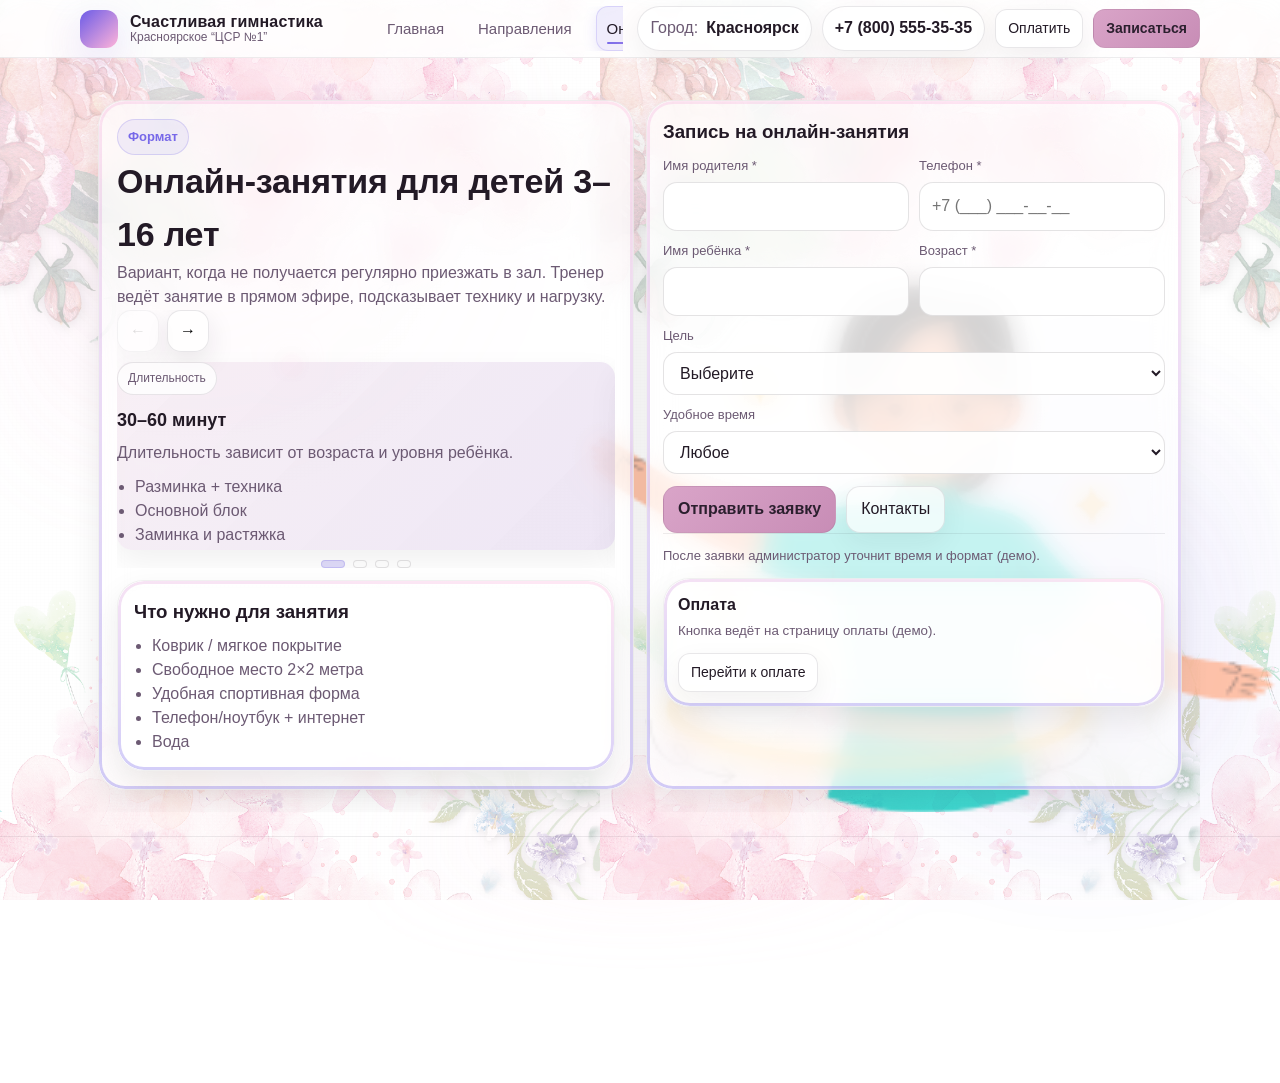
<file: online.html>
<!doctype html>
<html lang="ru">
<head>
  <meta charset="utf-8" />
  <meta name="viewport" content="width=device-width,initial-scale=1" />
  <title>Онлайн-занятия - Счастливая гимнастика</title>
  <meta name="description" content="Онлайн-занятия 3–16 лет: формат, что нужно, запись." />
  <link rel="stylesheet" href="assets/css/style.css" />

  <style>
    /* ===== slider ===== */
.os{
  overflow:hidden;
}  /* ограничиваем область */

    .os__bar{
      display:flex;
      align-items:center;
      justify-content:space-between;
      gap:12px;
      flex-wrap:wrap;
      margin-bottom:10px;
    }
    .os__barTitle{display:flex; align-items:baseline; gap:10px; flex-wrap:wrap}
    .os__barTitle strong{font-size:16px}
    .os__barTitle span{color:var(--muted); font-size:13px}

    .os__nav{display:flex; gap:8px}

    .osBtn{
      width:42px; height:42px;
      border-radius:14px;
      border:1px solid rgba(35,26,38,.10);
      background: rgba(255,255,255,.85);
      box-shadow: 0 10px 28px rgba(35,26,38,.10);
      transition: transform .2s var(--ease), box-shadow .2s var(--ease), border-color .2s var(--ease);
      cursor:pointer;
      user-select:none;
    }
    .osBtn:hover{transform: translateY(-2px); border-color: rgba(108,92,231,.22); box-shadow: 0 16px 40px rgba(35,26,38,.14)}
    .osBtn:active{transform: translateY(0) scale(.98)}
    .osBtn[disabled]{opacity:.45; cursor:not-allowed; transform:none}

.os__track{
  display:flex;
  gap:0;                         /* важно */
  transform: translateX(0);
  transition: transform .35s var(--ease);
  width:100%;
}

.osCard{
    background: linear-gradient(
    135deg,
    rgba(208,160,190,.15),
    rgba(185,155,215,.25)
  );
  border-radius: 15px;
  flex: 0 0 100%;
  width:100%;
  box-shadow: 0 12px 30px rgba(0,0,0,.06);
}

    .osHead{
      display:flex;
      align-items:center;
      justify-content:space-between;
      gap:10px;
    }

    .osMark{
      display:inline-flex;
      align-items:center;
      justify-content:center;
      min-width:56px;
      height:36px;
      padding:0 14px;
      border-radius:999px;
      font-weight:900;
      font-size:12px;
      letter-spacing:.5px;
      background: rgba(108,92,231,.10);
      border:1px solid rgba(108,92,231,.22);
      white-space:nowrap;
    }

    .osPill{
      padding:6px 10px;
      border-radius:999px;
      background: rgba(255,255,255,.78);
      border:1px solid rgba(35,26,38,.10);
      color: var(--muted);
      font-size:12px;
      white-space:nowrap;
    }

    .osH3{margin:12px 0 6px; font-size:18px}
    .osText{margin:0; color:var(--muted); line-height:1.5}
    .osList{margin:10px 0 0; padding-left:18px; color:var(--muted); line-height:1.5}

    .os__dots{
      display:flex;
      justify-content:center;
      gap:8px;
      margin-top:10px;
    }
    .osDot{
      width:8px; height:8px;
      border-radius:999px;
      border:1px solid rgba(35,26,38,.12);
      background: rgba(255,255,255,.75);
      cursor:pointer;
      transition: width .2s var(--ease), background .2s var(--ease), border-color .2s var(--ease);
    }
    .osDot.is-active{
      width:24px;
      background: rgba(108,92,231,.22);
      border-color: rgba(108,92,231,.22);
    }
    
.pageDecor{position:relative;overflow:hidden;}
.pageDecor__item{position:absolute;z-index:0;pointer-events:none;}
.pageDecor__item img{width:100%;}
.pageDecor__content{position:relative;z-index:2;}

.onlineDecor--clubs{
  right:-40px;
  top:80px;
  width:777px;
    opacity: 75%;

}

.onlineDecor--ribbon{
  right:-30px;
  bottom:-700px;
  width:2600px;
    opacity: 35%;

}  
body{
  background:
    linear-gradient(rgba(255,255,255,.7), rgba(255,255,255,.7)),
    url("assets/img/decor/cveti.png");

  background-size: contain;
}
  </style>
</head>

<body>


  <div class="topbar">
    <div class="container">
      <div class="header">
        <a class="brand" href="index.html">
          <div class="brand__logo" aria-hidden="true"></div>
          <div class="brand__text">
            <div class="brand__name">Счастливая гимнастика</div>
            <div class="brand__tag">Красноярское “ЦСР №1”</div>          </div>
        </a>

        <nav class="nav">
          <a href="index.html">Главная</a>
          <a href="directions.html">Направления</a>
          <a class="active" href="online.html">Онлайн-занятия</a>
          <a href="gallery.html">Галерея</a>
          <a href="team.html">Тренеры</a>
          <a href="infocenter.html">Инфоцентр</a>
          <a href="franchise.html">Франшиза</a>
          <a href="contacts.html">Контакты</a>
        </nav>

        <div class="header__right">
          <span class="pill">Город: <strong>Красноярск</strong></span>
          <a class="pill" href="tel:+78005553535"><strong>+7 (800) 555-35-35</strong></a>
          <a class="btn btn--sm" href="pay.html">Оплатить</a>
          <a class="btn btn--brand btn--sm" href="#signup">Записаться</a>
          <button class="burger" data-burger aria-label="Открыть меню">≡</button>
        </div>
      </div>

      <div class="mobileNav" data-mobile-nav>
        <a href="index.html">Главная</a>
        <a href="directions.html">Направления</a>
        <a class="active" href="online.html">Онлайн-занятия</a>
        <a href="gallery.html">Галерея</a>
        <a href="team.html">Тренеры</a>
        <a href="infocenter.html">Инфоцентр</a>
        <a href="franchise.html">Франшиза</a>
        <a href="contacts.html">Контакты</a>
      </div>
    </div>
  </div>

  <main class="section pageDecor">

<div class="pageDecor__item onlineDecor--clubs">
  <img src="assets/img/decor/dev4ushka.png" alt="">
</div>

<div class="pageDecor__item onlineDecor--ribbon">
  <img src="assets/img/decor/ribbon.svg" alt="">
</div>

<div class="container pageDecor__content">
      <div class="split">
        <!-- LEFT -->
        <div class="card" style="padding:18px;">
          <span class="kicker">Формат</span>
          <h1 class="h2" style="font-size:34px;">Онлайн-занятия для детей 3–16 лет</h1>
          <p class="sub">
            Вариант, когда не получается регулярно приезжать в зал. Тренер ведёт занятие в прямом эфире,
            подсказывает технику и нагрузку.
          </p>

          <div class="os" aria-label="Слайдер преимуществ">
            <div class="os__bar">
              <div class="os__nav">
                <button class="osBtn" type="button" data-os-prev aria-label="Назад">←</button>
                <button class="osBtn" type="button" data-os-next aria-label="Вперёд">→</button>
              </div>
            </div>

            <div class="os__track" data-os-track>
              <article class="osCard">
                <div class="osHead">
                  <span class="osPill">Длительность</span>
                </div>
                <h3 class="osH3">30–60 минут</h3>
                <p class="osText">Длительность зависит от возраста и уровня ребёнка.</p>
                <ul class="osList">
                  <li>Разминка + техника</li>
                  <li>Основной блок</li>
                  <li>Заминка и растяжка</li>
                </ul>
              </article>

              <article class="osCard">
                <div class="osHead">
                  <div class="osMark">В реальном времени</div>
                  <span class="osPill">Связь</span>
                </div>
                <h3 class="osH3">Видеосвязь</h3>
                <p class="osText">Телефон или ноутбук и стабильный интернет.</p>
                <ul class="osList">
                  <li>Тренер показывает и корректирует</li>
                  <li>Темп подбирается под ребёнка</li>
                  <li>Можно задавать вопросы по ходу</li>
                </ul>
              </article>

              <article class="osCard">
                <div class="osHead">
                  <div class="osMark">В удобном месте</div>
                  <span class="osPill">Комфорт</span>
                </div>
                <h3 class="osH3">Безопасно дома</h3>
                <p class="osText">Упражнения подбираются под домашние условия.</p>
                <ul class="osList">
                  <li>Без перегруза и рискованных элементов</li>
                  <li>Контроль техники в кадре</li>
                  <li>Понятные задания и паузы</li>
                </ul>
              </article>

              <article class="osCard">
                <div class="osHead">
                  <div class="osMark">ПЛАН</div>
                  <span class="osPill">Прогресс</span>
                </div>
                <h3 class="osH3">План занятий</h3>
                <p class="osText">Осанка, гибкость, координация - по понятным шагам.</p>
                <ul class="osList">
                  <li>Фиксируем цель</li>
                  <li>Делаем регулярный план</li>
                  <li>Отслеживаем прогресс</li>
                </ul>
              </article>
            </div>

            <div class="os__dots" data-os-dots>
              <button class="osDot is-active" type="button" aria-label="1" data-os-dot="0"></button>
              <button class="osDot" type="button" aria-label="2" data-os-dot="1"></button>
              <button class="osDot" type="button" aria-label="3" data-os-dot="2"></button>
              <button class="osDot" type="button" aria-label="4" data-os-dot="3"></button>
            </div>
          </div>

          <div class="card" style="padding:16px; margin-top:12px;">
            <h3 style="margin:0 0 8px;">Что нужно для занятия</h3>
            <ul style="margin:0; padding-left:18px; color:var(--muted); line-height:1.5">
              <li>Коврик / мягкое покрытие</li>
              <li>Свободное место 2×2 метра</li>
              <li>Удобная спортивная форма</li>
              <li>Телефон/ноутбук + интернет</li>
              <li>Вода</li>
            </ul>
          </div>
        </div>

        <!-- RIGHT -->
        <div class="card form" id="signup">
          <h3>Запись на онлайн-занятия</h3>
          <form data-form>
            <input type="hidden" name="format" value="Онлайн" />
            <div class="grid2">
              <div class="field">
                <div class="label">Имя родителя *</div>
                <input class="input" name="parent_name" required />
              </div>
              <div class="field">
                <div class="label">Телефон *</div>
                <input class="input" name="phone" required />
              </div>
            </div>

            <div class="grid2">
              <div class="field">
                <div class="label">Имя ребёнка *</div>
                <input class="input" name="child_name" required />
              </div>
              <div class="field">
                <div class="label">Возраст *</div>
                <input class="input" name="child_age" type="number" required min="3" max="16" />
              </div>
            </div>

            <div class="field">
              <div class="label">Цель</div>
              <select class="select" name="goal">
                <option value="">Выберите</option>
                <option>Осанка и ОФП</option>
                <option>Растяжка и гибкость</option>
                <option>Подготовка к гимнастике</option>
                <option>Поддержание формы</option>
              </select>
            </div>

            <div class="field">
              <div class="label">Удобное время</div>
              <select class="select" name="time">
                <option value="">Любое</option>
                <option>Утро</option>
                <option>День</option>
                <option>Вечер</option>
              </select>
            </div>

            <div class="form__actions">
              <button class="btn btn--brand" type="submit">Отправить заявку</button>
              <a class="btn" href="contacts.html">Контакты</a>
            </div>

            <div class="note">
              После заявки администратор уточнит время и формат (демо).
            </div>
          </form>

          <div class="card" style="padding:14px; margin-top:12px;">
            <strong>Оплата</strong><br/>
            <small>Кнопка ведёт на страницу оплаты (демо).</small>
            <div style="margin-top:10px;">
              <a class="btn btn--sm" href="pay.html">Перейти к оплате</a>
            </div>
          </div>
        </div>

      </div>
    </div>
  </main>

  <footer class="footer">
  <div class="container">
    <div class="card footer-merged">
      <div class="footer-merged__main">
        <div class="footer-merged__left">
          <strong>Счастливая гимнастика</strong><br/>
          <small>Онлайн-запись • расписание • цены • тренеры • события</small>

          <div class="footlinks">
            <a href="directions.html">Направления</a>
            <a href="infocenter.html">Инфоцентр</a>
            <a href="contacts.html">Контакты</a>
          </div>
        </div>

        <div class="footer-merged__right">
          <div>
            <small>Телефон</small><br/>
            <a href="tel:+79233554158"><strong>+7 (800) 555-35-35</strong></a>
          </div>

          <div class="footer-merged__pay">
            <small>Оплата</small><br/>
            <a class="btn btn--sm" href="pay.html" target="_blank" rel="noopener">Перейти к оплате</a>
          </div>
        </div>
      </div>

      <div class="footer-merged__copy">
        © <span id="y"></span> КРОО “ЦСР №1”. Все права защищены.
      </div>
    </div>
  </div>
</footer>

  <div class="modal" data-modal aria-hidden="true">
    <div class="modal__card">
      <div class="modal__top">
        <div class="modal__title" data-modal-title>Фото</div>
        <button class="btn btn--sm modal__close" data-modal-close type="button">Закрыть</button>
      </div>
      <img class="modal__img" data-modal-img alt="Фото">
    </div>
  </div>

  <script src="assets/js/main.js"></script>

  <script>
    document.getElementById('y').textContent = new Date().getFullYear();

    (function(){
  const track = document.querySelector('[data-os-track]');
  const prev = document.querySelector('[data-os-prev]');
  const next = document.querySelector('[data-os-next]');
  const dots = Array.from(document.querySelectorAll('[data-os-dot]'));

  if(!track) return;

  let idx = 0;
  const max = 3; // 4 карточки = 0..3
  let lock = false;

  const update = () => {
track.style.transform = `translateX(-${idx * 100}%)`;
    dots.forEach((d,i)=>d.classList.toggle('is-active', i===idx));
    if(prev) prev.disabled = idx === 0;
    if(next) next.disabled = idx === max;
  };

  const go = (i) => {
    if(lock) return;
    lock = true;

    idx = Math.max(0, Math.min(max, i));
    update();

    setTimeout(()=> lock=false, 400);
  };

  if(prev) prev.onclick = () => go(idx - 1);
  if(next) next.onclick = () => go(idx + 1);

  dots.forEach((d,i)=>{
    d.onclick = () => go(i);
  });

  track.addEventListener('wheel', (e)=>{
    e.preventDefault();
    if(e.deltaY > 0) go(idx + 1);
    if(e.deltaY < 0) go(idx - 1);
  }, {passive:false});

  update();
})();
  </script>
</body>
</html>
</file>
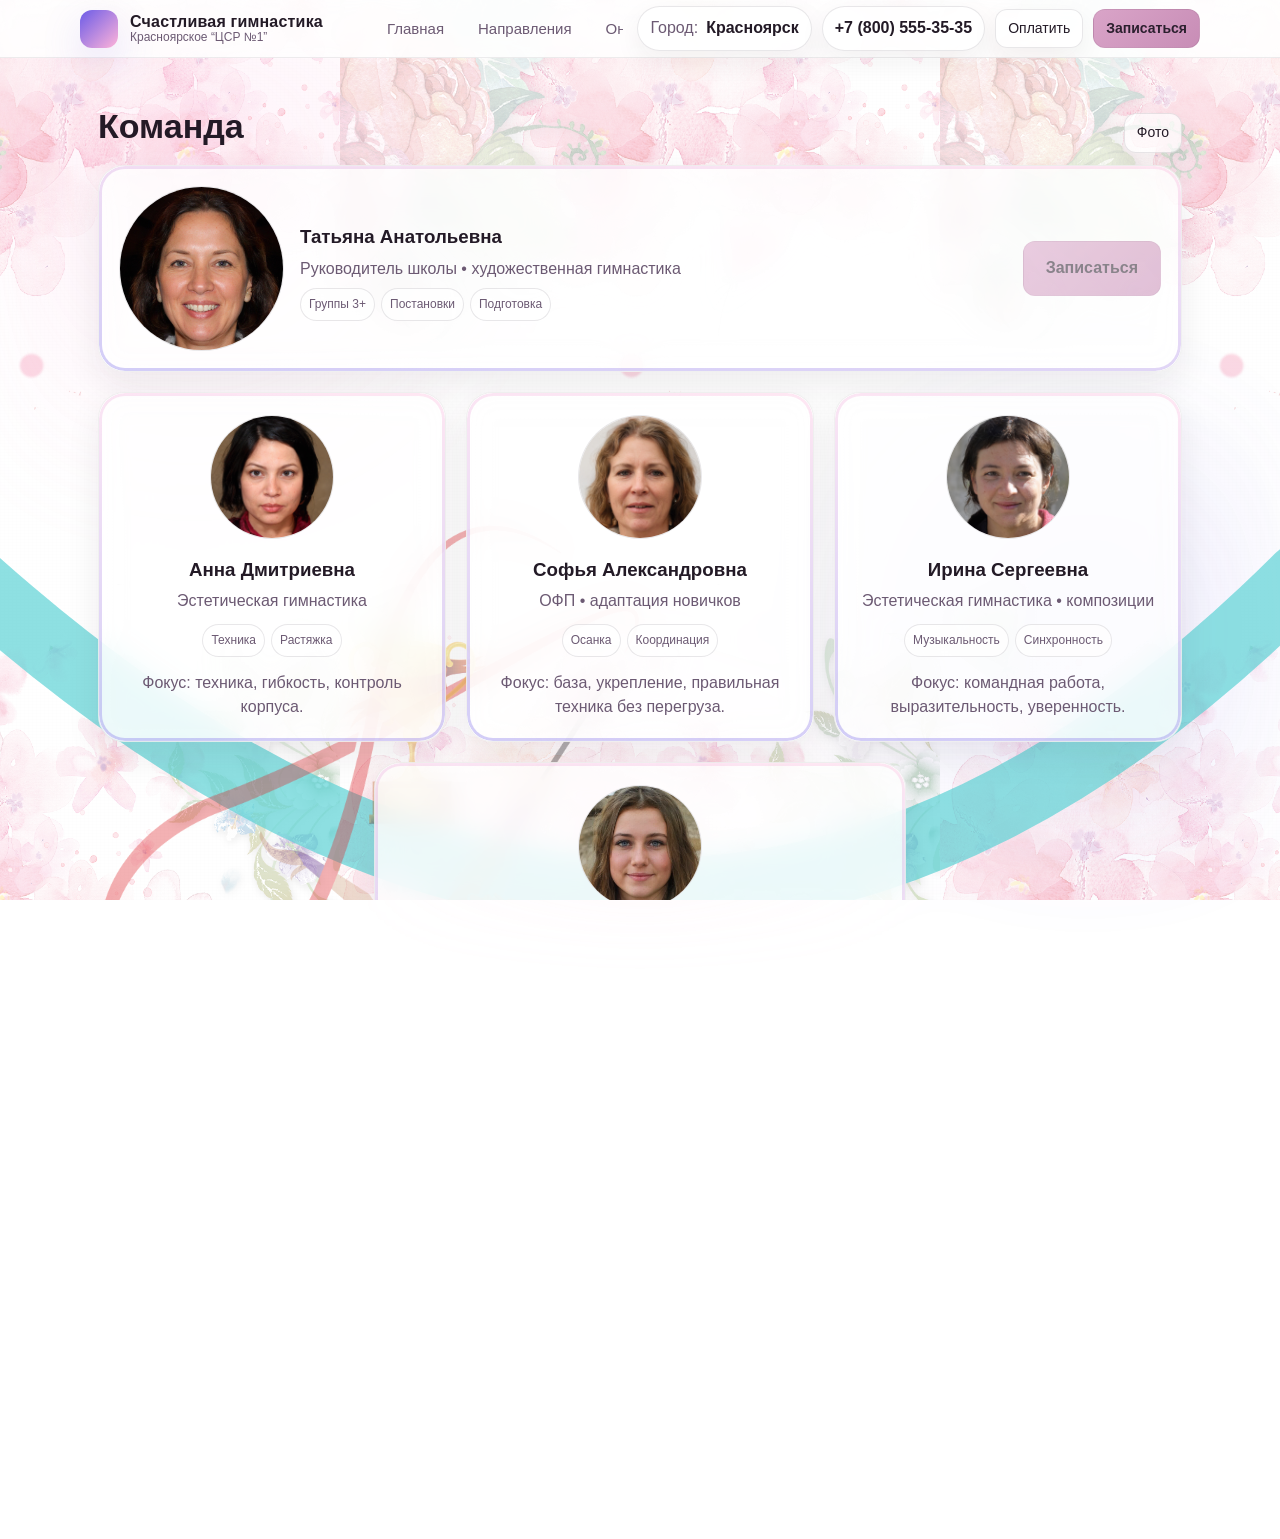
<file: team.html>
<!doctype html>
<html lang="ru">
<head>
<meta charset="utf-8">
<meta name="viewport" content="width=device-width, initial-scale=1, viewport-fit=cover">
<title>Тренеры - Счастливая гимнастика</title>
<meta name="description" content="Команда школы: тренеры и администраторы, специализация, запись.">
<link rel="stylesheet" href="assets/css/style.css">
<style>
  .team-col{
    display:flex;
    flex-direction:column;
    align-items:flex-start;
    gap:10px;
  }

  .team-name{
    margin:0;
    font-weight:700;
  }

  .team-role{
    margin:0;
  }

  .team-col .avatar{
    margin-bottom:4px;
  }

  .team-col .tags{
    margin-top:0;
  }

  .pageDecor{position:relative;overflow:hidden;}
  .pageDecor__item{position:absolute;z-index:0;pointer-events:none;opacity:.7;}
  .pageDecor__item img{width:100%;}
  .pageDecor__content{position:relative;z-index:2;}

  .teamDecor--ribbon{
    right:-90px;
    top:-200px;
    width:2800px;
  }

  .teamDecor--kubok{
    right:790px;
    top: 556px;
    width:150px;
    opacity: 35%;
  }

  .teamDecor--hoops{
    left:100px;
    bottom:50px;
    width:600px;
    opacity: 35%;
  }

  body{
    background:
      linear-gradient(rgba(255,255,255,.7), rgba(255,255,255,.7)),
      url("assets/img/decor/cveti.png");

    background-size: contain;
    background-position: center;
  }
  /* ===== TEAM NEW LAYOUT ===== */

.cards.team-grid{
  display:grid;
  grid-template-columns:repeat(12, 1fr);
  gap:20px;
  align-items:stretch;
}

.cards.team-grid > .team-main{
  grid-column:1 / -1;
  padding:20px;
  transform:none !important;
}

.cards.team-grid > .team-card{
  grid-column:span 4;
  padding:22px 18px;
  transform:none !important;
  min-height:280px;
}

.cards.team-grid > .team-admin{
  grid-column:4 / 10;
  padding:22px 18px;
  transform:none !important;
  min-height:auto;
}

.cards.team-grid > .tile:nth-child(1),
.cards.team-grid > .tile:nth-child(2),
.cards.team-grid > .tile:nth-child(3){
  transform:none !important;
}

.team-row--main{
  display:flex;
  align-items:center;
  gap:16px;
  flex-wrap:wrap;
}

.team-card__inner{
  display:flex;
  flex-direction:column;
  align-items:center;
  text-align:center;
  height:100%;
}

.team-card__inner .avatar{
  width:64px;
  height:64px;
  margin-bottom:14px;
}

.team-card__inner h3{
  margin:0 0 8px;
  line-height:1.2;
}

.team-card__inner .muted{
  text-align:center;
}

.team-card__inner .tags{
  justify-content:center;
  margin-top:10px;
}

.team-card__inner .team-desc{
  margin-top:14px;
  line-height:1.5;
}

.team-main .team-info{
  flex:1 1 auto;
  min-width:240px;
}

.team-main .team-btn{
  margin-left:auto;
}

.cards.team-grid .card{
  background:rgba(255,255,255,.84);
  box-shadow:0 14px 34px rgba(35,26,38,.08);
}

@media (max-width: 980px){
  .cards.team-grid > .team-card{
    grid-column:span 6;
  }

  .cards.team-grid > .team-admin{
    grid-column:3 / 11;
  }
}

@media (max-width: 768px){
  .cards.team-grid{
    grid-template-columns:1fr;
    gap:16px;
  }

  .cards.team-grid > .team-main,
  .cards.team-grid > .team-card,
  .cards.team-grid > .team-admin{
    grid-column:1 / -1;
    min-height:auto;
  }

  .team-row--main{
    flex-direction:column;
    text-align:center;
    align-items:center;
  }

  .team-main .team-info{
    min-width:0;
    text-align:center;
  }

  .team-main .tags{
    justify-content:center;
  }

  .team-main .team-btn{
    width:100%;
    margin:10px 0 0;
  }
}

.team-main .avatar-lg{
  width:165px;
  height:165px;
  border-radius:90px;
}

.team-card__inner .avatar{
  width:124px;
  height:124px;
  border-radius:90px;
}

.avatar img,
.avatar-lg img{
  width:100%;
  height:100%;
  object-fit:cover;
}

.team-card__inner .avatar{
  margin-bottom:16px;
}

.team-card__inner h3{
  margin-top:4px;
}

@media (max-width:768px){

  .team-main .avatar-lg{
    width:84px;
    height:84px;
  }

  .team-card__inner .avatar{
    width:72px;
    height:72px;
  }

}
.team-btn-big{
  padding: 14px 22px;
  font-size: 16px;
  opacity: 55%;
}
.team-info-card{
  text-align: center;
  padding-top: 0px;  
}
</style>
</head>

<body>

<div class="topbar">
<div class="container">

<div class="header">

<a class="brand" href="index.html">
<div class="brand__logo"></div>

<div class="brand__text">
<div class="brand__name">Счастливая гимнастика</div>
<div class="brand__tag">Красноярское “ЦСР №1”</div>
</div>
</a>

<nav class="nav">
<a href="index.html">Главная</a>
<a href="directions.html">Направления</a>
<a href="online.html">Онлайн-занятия</a>
<a href="gallery.html">Галерея</a>
<a class="active" href="team.html">Тренеры</a>
<a href="infocenter.html">Инфоцентр</a>
<a href="franchise.html">Франшиза</a>
<a href="contacts.html">Контакты</a>
</nav>

<div class="header__right">
<span class="pill">Город: <strong>Красноярск</strong></span>
<a class="pill" href="tel:+78005553535"><strong>+7 (800) 555-35-35</strong></a>
<a class="btn btn--sm" href="pay.html" target="_blank" rel="noopener">Оплатить</a>
<a class="btn btn--brand btn--sm" href="contacts.html#write">Записаться</a>
<button class="burger" data-burger aria-label="Открыть меню">≡</button>
</div>

</div>

<div class="mobileNav" data-mobile-nav>
<a href="index.html">Главная</a>
<a href="directions.html">Направления</a>
<a href="online.html">Онлайн-занятия</a>
<a href="gallery.html">Галерея</a>
<a class="active" href="team.html">Тренеры</a>
<a href="infocenter.html">Инфоцентр</a>
<a href="franchise.html">Франшиза</a>
<a href="contacts.html">Контакты</a>
</div>

</div>
</div>

<main class="section pageDecor">

<div class="pageDecor__item teamDecor--ribbon">
  <img src="assets/img/decor/ribbon.svg" alt="">
</div>

<div class="pageDecor__item teamDecor--hoops">
  <img src="assets/img/decor/devka.png" alt="">
</div>

<div class="pageDecor__item teamDecor--kubok">
    <img src="assets/img/decor/kubok.png" alt="">
</div>

<div class="container pageDecor__content">

<div class="section__head">
<h1 class="team-title">Команда</h1>
<a class="btn btn--sm" href="gallery.html">Фото</a>
</div>


<div class="cards team-grid">

  <div class="card tile team-main">
    <div class="team-row team-row--main">
      <div class="avatar avatar-lg">
        <img src="assets/img/dfd00a65-8cf6-43e4-a983-0b959ce43f34.jpg" alt="Фото">
      </div>

      <div class="team-info">
        <h3>Татьяна Анатольевна</h3>
        <p class="muted">Руководитель школы • художественная гимнастика</p>

        <div class="tags">
          <span class="tag">Группы 3+</span>
          <span class="tag">Постановки</span>
          <span class="tag">Подготовка</span>
        </div>
      </div>

<a class="btn btn--brand btn--sm team-btn team-btn-big">Записаться</a>    </div>
  </div>


  <div class="card tile team-card">
    <div class="team-card__inner">
      <div class="avatar">
        <img src="assets/img/Face (1).jpeg" alt="Фото">
      </div>

      <h3>Анна Дмитриевна</h3>
      <p class="muted">Эстетическая гимнастика</p>

      <div class="tags">
        <span class="tag">Техника</span>
        <span class="tag">Растяжка</span>
      </div>

      <p class="muted team-desc">Фокус: техника, гибкость, контроль корпуса.</p>
    </div>
  </div>


  <div class="card tile team-card">
    <div class="team-card__inner">
      <div class="avatar">
        <img src="assets/img/Face (2).jpeg" alt="Фото">
      </div>

      <h3>Софья Александровна</h3>
      <p class="muted">ОФП • адаптация новичков</p>

      <div class="tags">
        <span class="tag">Осанка</span>
        <span class="tag">Координация</span>
      </div>

      <p class="muted team-desc">Фокус: база, укрепление, правильная техника без перегруза.</p>
    </div>
  </div>


  <div class="card tile team-card">
    <div class="team-card__inner">
      <div class="avatar">
        <img src="assets/img/Face.jpeg" alt="Фото">
      </div>

      <h3>Ирина Сергеевна</h3>
      <p class="muted">Эстетическая гимнастика • композиции</p>

      <div class="tags">
        <span class="tag">Музыкальность</span>
        <span class="tag">Синхронность</span>
      </div>

      <p class="muted team-desc">Фокус: командная работа, выразительность, уверенность.</p>
    </div>
  </div>


  <div class="card tile team-admin">
    <div class="team-card__inner">
      <div class="avatar">
        <img src="assets/img/Random_female_face_1.jpeg" alt="Фото">
      </div>

      <h3>Администратор</h3>
      <p class="muted">Запись • расписание • вопросы</p>

      <div class="tags">
        <span class="tag">Запись</span>
        <span class="tag">Подбор группы</span>
      </div>

      <p class="muted team-desc">Поможет выбрать направление и удобное время.</p>
    </div>
  </div>

</div>


<div class="card team-info-card">

<h2>Как мы подбираем группу</h2>
<div>
</div>

<p class="sub">
Возраст + уровень подготовки + цель (здоровье / развитие / спорт). После пробного занятия тренер даёт рекомендацию по группе и нагрузке.
</p>

</div>

</div>
</main>



<footer class="footer">
  <div class="container">
    <div class="card footer-merged">
      <div class="footer-merged__main">
        <div class="footer-merged__left">
          <strong>Счастливая гимнастика</strong><br/>
          <small>Онлайн-запись • расписание • цены • тренеры • события</small>

          <div class="footlinks">
            <a href="directions.html">Направления</a>
            <a href="infocenter.html">Инфоцентр</a>
            <a href="contacts.html">Контакты</a>
          </div>
        </div>

        <div class="footer-merged__right">
          <div>
            <small>Телефон</small><br/>
            <a href="tel:+79233554158"><strong>+7 (800) 555-35-35</strong></a>
          </div>

          <div class="footer-merged__pay">
            <small>Оплата</small><br/>
            <a class="btn btn--sm" href="pay.html" target="_blank" rel="noopener">Перейти к оплате</a>
          </div>
        </div>
      </div>

      <div class="footer-merged__copy">
        © <span id="y"></span> КРОО “ЦСР №1”. Все права защищены.
      </div>
    </div>
  </div>
</footer>



<div class="modal" data-modal aria-hidden="true">

<div class="modal__card">

<div class="modal__top">
<div class="modal__title" data-modal-title>Фото</div>
<button class="btn btn--sm modal__close" data-modal-close type="button">Закрыть</button>
</div>

<img class="modal__img" data-modal-img alt="Фото">

</div>

</div>



<script src="assets/js/main.js"></script>
<script>
document.getElementById('y').textContent = new Date().getFullYear();
</script>

</body>
</html>
</file>
<file: assets/css/style.css>
:root{
  --bg:#fbfbff;
  --surface:#ffffff;
  --text:#231a26;
  --muted:#6c5a73;

  --brand:#6c5ce7;
  --brand2:#ffb3d9;

  --line:rgba(108,92,231,.16);
  --shadow: 0 18px 60px rgba(35,26,38,.10);
  --radius:18px;
  --radius2:26px;
  --container: 1120px;
  --focus: 0 0 0 4px rgba(108,92,231,.18);
  --font: ui-sans-serif, system-ui, -apple-system, Segoe UI, Roboto, Arial, "Noto Sans", "Helvetica Neue", sans-serif;

  --ease: cubic-bezier(.2,.8,.2,1);
}

*{box-sizing:border-box}
html,body{height:100%}
html{ scroll-behavior: smooth; }

body{
  margin:0;
font-family: 'Montserrat', sans-serif;
  background: linear-gradient(
    to bottom,
    #f4d7e6 0%,
    #ffffff 35%,
    #ffffff 65%,
    #f4d7e6 100%
  );
  color:var(--text);
  line-height:1.55;
  padding-top:78px !important;
  animation: pageIn .5s ease;
}

@keyframes pageIn{
  from{opacity:0; transform:translateY(10px);}
  to{opacity:1; transform:translateY(0);}
}

a{color:inherit; text-decoration:none}
img{max-width:100%; display:block}
button,input,select,textarea{font:inherit}
small{color:var(--muted)}
::selection{background:rgba(108,92,231,.18)}

.container{max-width:var(--container); margin:0 auto; padding:0 18px}

.topbar{
  position: fixed !important;
  top: 0 !important;
  left: 0 !important;
  right: 0 !important;
  z-index: 9999 !important;

  backdrop-filter: blur(10px);
  background: rgba(255,255,255,.88) !important;
  border-bottom: 1px solid rgba(35,26,38,.08) !important;

  --shrink: 0;
  transition: background .2s ease, box-shadow .2s ease;
  box-shadow: 0 calc(var(--shrink) * 6px) calc(var(--shrink) * 20px) rgba(0,0,0,.08);
}

.topbar--scrolled{
  background: rgba(255,255,255,.95) !important;
  backdrop-filter: blur(14px);
  border-bottom: 1px solid rgba(35,26,38,.10) !important;
  box-shadow: 0 10px 30px rgba(0,0,0,.06);
}

.topbar .container{
  max-width: 1200px;
  margin: 0 auto;
  padding: 0 40px;
}

.header{
  display:flex !important;
  align-items:center !important;
  justify-content:space-between !important;
  gap:14px !important;
}

.topbar .header{
  padding: calc(6px - var(--shrink) * 4px) 0;
  transition: padding .1s linear;
}

.brand{display:flex; align-items:center; gap:12px; flex:0 0 auto !important;}
.brand__logo{
  width:38px;
  height:38px;
  border-radius:12px;
  background:linear-gradient(135deg, var(--brand), var(--brand2));
  box-shadow: 0 14px 40px rgba(108,92,231,.18);
  transition: width .1s linear, height .1s linear;
}
.topbar .brand__logo{
  width: calc(38px - var(--shrink) * 10px);
  height: calc(38px - var(--shrink) * 10px);
}

.brand__text{display:flex; flex-direction:column; line-height:1.15}
.brand__name{
  font-weight:800;
  letter-spacing:.2px;
  transition: font-size .1s linear;
}
.topbar .brand__name{
  font-size: calc(16px - var(--shrink) * 2px);
}
.brand__tag{font-size:12px; color:var(--muted)}

.nav-wrapper{
  position: relative;
  flex: 1 1 auto;
  display: flex;
  align-items: center;
  min-width: 0;
}

.nav{
  flex: 1 1 auto;
  min-width: 0 !important;

  display:flex !important;
  align-items:center !important;
  justify-content:flex-start !important;
  gap:14px !important;

  overflow-x:auto !important;
  overflow-y:hidden !important;

  white-space:nowrap !important;
  -webkit-overflow-scrolling: touch;

  scrollbar-width: none;
  padding: 0 40px;
}

.nav::-webkit-scrollbar{ display:none; }

.nav a{
  flex: 0 0 auto;
  position: relative;
  padding:8px 10px;
  font-size:14px;
  border-radius:12px;
  color:var(--muted);
  transition: color .18s var(--ease), background .18s var(--ease), transform .18s var(--ease), padding .1s linear, font-size .1s linear;
}

.topbar .nav a{
  padding: calc(10px - var(--shrink) * 4px)
           calc(10px - var(--shrink) * 2px);
  font-size: calc(15px - var(--shrink) * 1px);
}

.nav a::after{
  content:"";
  position:absolute;
  left:10px; right:10px; bottom:6px;
  height:2px;
  border-radius:99px;
  background: linear-gradient(90deg, var(--brand), var(--brand2));
  transform: scaleX(0);
  transform-origin:left;
  transition: transform .22s var(--ease);
  opacity:.9;
}

.nav a:hover{
  background:rgba(35,26,38,.04);
  color:var(--text);
  transform: translateY(-1px);
}
.nav a:hover::after{transform: scaleX(.65)}

.nav a.active{
  color:var(--text);
  background: rgba(108,92,231,.10);
  border:1px solid rgba(108,92,231,.18);
  box-shadow: 0 4px 14px rgba(108,92,231,.15);
}
.nav a.active::after{transform: scaleX(1)}

.nav-wrapper::before,
.nav-wrapper::after{
  content:"";
  position:absolute;
  top:0;
  width:40px;
  height:100%;
  pointer-events:none;
  z-index:5;
}
.nav-wrapper::before{
  left:0;
  background: linear-gradient(to right, rgba(255,255,255,.95), rgba(255,255,255,0));
}
.nav-wrapper::after{
  right:0;
  background: linear-gradient(to left, rgba(255,255,255,.95), rgba(255,255,255,0));
}

.header__right{
  flex:0 0 auto !important;
  display:flex !important;
  align-items:center !important;
  gap:10px !important;
  justify-content:flex-end !important;
  flex-wrap:nowrap;
}

.pill{
  display:inline-flex; align-items:center; gap:8px;
  padding:9px 12px;
  border:1px solid rgba(35,26,38,.10);
  background:rgba(255,255,255,.70);
  border-radius:999px;
  color:var(--muted);
  white-space:nowrap;
  box-shadow: 0 10px 28px rgba(35,26,38,.06);
}
.pill strong{color:var(--text)}

.btn{
  display:inline-flex; align-items:center; justify-content:center; gap:10px;
  padding:10px 14px;
  border-radius:14px;
  border:1px solid rgba(35,26,38,.10);
  background:rgba(255,255,255,.70);
  color:var(--text);
  cursor:pointer;
  transition: transform .18s var(--ease), background .18s var(--ease), border-color .18s var(--ease), box-shadow .18s var(--ease);
  box-shadow: 0 10px 28px rgba(35,26,38,.06);
}
.btn:hover{
  background:rgba(255,255,255,.92);
  transform: translateY(-1px);
  border-color: rgba(108,92,231,.22);
  box-shadow: 0 16px 34px rgba(35,26,38,.09);
}
.btn:focus{outline:none; box-shadow:var(--focus)}

.btn--brand{
  background: linear-gradient(135deg, #d9a4c8, #c88db6);
  color:#2b1f2e;
  border:1px solid rgba(0,0,0,.06);
  font-weight:600;
  box-shadow:none;
  transition: all .25s ease;
  position:relative;
  overflow:hidden;
}
.btn--brand:hover{
  background:#c88db6;
  transform: translateY(-2px);
  box-shadow: 0 22px 48px rgba(108,92,231,.22);
}
.btn--brand::after{
  content:"";
  position:absolute;
  top:0;
  left:-120%;
  width:100%;
  height:100%;
  background:linear-gradient(120deg, transparent, rgba(255,255,255,.4), transparent);
  transform:skewX(-20deg);
  transition: all .6s ease;
}
.btn--brand:hover::after{ left:120%; }

.btn--ghost{background:transparent; box-shadow:none}
.btn--ghost:hover{background:rgba(35,26,38,.04); box-shadow:none}
.btn--sm{padding:8px 12px; border-radius:12px; font-size:14px}



.hero{
  position: relative;
  overflow: hidden;
  min-height: 720px;

  background:
    linear-gradient(rgba(255,255,255,.6), rgba(255,255,255,.6)),
    linear-gradient(135deg, #f8dbe7 0%, #f3d0de 100%),
    url("assets/img/decor/pattern.svg");

  background-repeat: repeat;
  background-size: auto, auto, 320px;
}

.hero .container{
  position: relative;
  z-index: 2;
}

.heroDecor{
  position: absolute;
  z-index: 1;
  pointer-events: none;
  opacity: 0.95;
  
}

.heroDecor img{
  display: block;
  width: 100%;
  height: auto;
    opacity: 85%;

}

.heroDecor--ribbon{
  right: -150px;
  top: -380px;
  width: 3020px;
  opacity: 35%;
}

.heroDecor--clubs{
  left: 180px;
  top: 170px;
  width: 470px;
    opacity: 35%;

}

.heroDecor--ball{
  right: 10px;
  bottom: 50px;
  width: 1210px;
  opacity: 40%;
}
.burger{
  display:none;
  width:42px; height:42px; border-radius:14px;
  border:1px solid rgba(35,26,38,.10);
  background:rgba(255,255,255,.72);
  color:var(--text);
  box-shadow: 0 10px 28px rgba(35,26,38,.06);
}

.mobileNav{
  display:none;
  border-top:1px solid rgba(35,26,38,.08);
  padding:10px 0 12px;
}
.mobileNav.open{display:block; animation: drop .18s var(--ease) both}
@keyframes drop{from{opacity:0; transform: translateY(-6px)} to{opacity:1; transform: translateY(0)}}
.mobileNav a{
  display:block;
  padding:10px 10px;
  border-radius:12px;
  color:var(--muted);
  transition: background .18s var(--ease), color .18s var(--ease);
}
.mobileNav a:hover{background:rgba(35,26,38,.04); color:var(--text)}
.mobileNav a.active{
  color:var(--text);
  background: rgba(108,92,231,.10);
  border:1px solid rgba(108,92,231,.18);
}

.card{
  border:1px solid rgba(0,0,0,.06);
  background: rgba(255,255,255,.72);
  backdrop-filter: blur(14px);
  -webkit-backdrop-filter: blur(12px);
  border-radius: var(--radius2);
  box-shadow: 0 12px 30px rgba(0,0,0,.08);
  transition: all .3s cubic-bezier(.2,.8,.2,1);
  position:relative;
  z-index:2;
}
.card::before{
  content:"";
  position:absolute;
  inset:0;
  border-radius:inherit;
  pointer-events:none;
  border:1px solid rgba(255,255,255,.55);
}
.card:hover{
  transform: translateY(-8px);
  border-color: rgba(108,92,231,.16);
  box-shadow: 0 26px 70px rgba(35,26,38,.12);
}

.section{padding:22px 0; position:relative; z-index:2}
.section__head{display:flex; align-items:flex-end; justify-content:space-between; gap:12px; margin-bottom:12px}
.h2{margin:0; font-size:26px; letter-spacing:-.2px}
.sub{margin:0; color:var(--muted)}

.hero{
  padding:60px 0 100px;
  background:transparent;
  position:relative;
  overflow:hidden;
}

.hero__grid{display:grid; grid-template-columns: 1.2fr .8fr; gap:18px; align-items:start}
.hero__left{
  padding:26px;
  background:#ffffff;
  border-radius:24px;
  box-shadow: 0 20px 40px rgba(0,0,0,.08);
}
.hero__right{
  padding:18px;
  display:flex;
  flex-direction:column;
  gap:12px;
  animation: floatCard 6s ease-in-out infinite;
}

.kicker{
  display:inline-flex; align-items:center; gap:8px;
  padding:7px 10px;
  border-radius:999px;
  border:1px solid rgba(108,92,231,.20);
  background: rgba(108,92,231,.08);
  color: rgba(108,92,231,.92);
  font-weight:800;
  font-size:13px;
}

.h1{
  font-size:40px;
  font-weight:800;
  color:#2b1f2e;
}

.lead{color:var(--muted); font-size:16px; max-width:58ch}
.hero__actions{display:flex; gap:10px; flex-wrap:wrap; margin-top:16px}
.hero__meta{margin-top:16px; display:flex; gap:10px; flex-wrap:wrap}

.badge{
  padding:10px 12px;
  border-radius:16px;
  border:1px solid rgba(35,26,38,.10);
  background: rgba(255,255,255,.70);
  color: var(--muted);
  box-shadow: 0 10px 28px rgba(35,26,38,.06);
}
.badge strong{color:var(--text)}

.form{padding:16px}
.form h3{margin:0 0 10px}
.grid2{display:grid; grid-template-columns:1fr 1fr; gap:10px}
.field{display:flex; flex-direction:column; gap:6px; margin-bottom:10px}
.label{font-size:13px; color:var(--muted)}
.input,.select,.textarea{
  width:100%;
  padding:11px 12px;
  border-radius:14px;
  border:1px solid rgba(35,26,38,.12);
  background: rgba(255,255,255,.92);
  color: var(--text);
  transition: box-shadow .18s var(--ease), border-color .18s var(--ease), transform .18s var(--ease);
}
.input:hover,.select:hover,.textarea:hover{transform: translateY(-1px); border-color: rgba(108,92,231,.18)}
.textarea{min-height:96px; resize:vertical}
.input:focus,.select:focus,.textarea:focus{outline:none; box-shadow:var(--focus); border-color: rgba(108,92,231,.28)}
.form__actions{display:flex; gap:10px; flex-wrap:wrap; margin-top:8px}
.note{border-top:1px solid rgba(35,26,38,.08); padding-top:12px; color:var(--muted); font-size:13px}

.formMsg{
  margin-top:10px;
  padding:10px 12px;
  border-radius:14px;
  border:1px solid rgba(35,26,38,.10);
  background: rgba(255,255,255,.75);
  color: var(--text);
  display:none;
  box-shadow: 0 10px 28px rgba(35,26,38,.06);
}
.formMsg.show{display:block; animation: pop .22s var(--ease) both}
.formMsg.ok{border-color: rgba(108,92,231,.22); background: rgba(108,92,231,.08)}
.formMsg.err{border-color: rgba(255,86,120,.22); background: rgba(255,86,120,.08)}
@keyframes pop{from{opacity:0; transform: translateY(6px)} to{opacity:1; transform: translateY(0)}}

.cards{display:grid; grid-template-columns: repeat(12, 1fr); gap:12px}

.tile{
  grid-column: span 4;
  padding:16px;
  transition: transform .35s ease, box-shadow .35s ease;
}
.tile:nth-child(1){ transform: rotate(-1deg); }
.tile:nth-child(2){ transform: rotate(.8deg); }
.tile:nth-child(3){ transform: rotate(-.6deg); }
.tile:hover{transform: translateY(-2px)}
.tile h3{margin:6px 0 6px}
.tile p{margin:0; color:var(--muted)}
.tile .icon{
  width:44px; height:44px; border-radius:14px;
  background: rgba(108,92,231,.10);
  border:1px solid rgba(108,92,231,.18);
  display:flex; align-items:center; justify-content:center;
  color: rgba(108,92,231,.92);
  font-weight:900;
}

.split{display:grid; grid-template-columns: 1fr 1fr; gap:12px}
.grid3{display:grid; grid-template-columns: repeat(3, 1fr); gap:12px}
.person{padding:14px; display:flex; gap:12px; align-items:center}
.avatar{
  width:54px; height:54px; border-radius:16px;
  background: rgba(255,255,255,.80);
  border:1px solid rgba(35,26,38,.10);
  overflow:hidden;
}
.person h4{margin:0}
.person p{margin:2px 0 0; color:var(--muted); font-size:13px}
.tags{display:flex; gap:6px; flex-wrap:wrap; margin-top:6px}
.tag{
  font-size:12px;
  padding:6px 8px;
  border-radius:999px;
  border:1px solid rgba(35,26,38,.10);
  background: rgba(255,255,255,.70);
  color: var(--muted);
}

.gallery{display:grid; grid-template-columns: repeat(12, 1fr); gap:10px}
.g-item{
  grid-column: span 3;
  border-radius:18px;
  overflow:hidden;
  border:1px solid rgba(0,0,0,.08);
  background:#ffffff;
  cursor:pointer;
  position:relative;
  transition: transform .3s ease, box-shadow .3s ease;
  box-shadow: 0 8px 20px rgba(0,0,0,.06);
}
.g-item::after{
  content:"";
  position:absolute;
  inset:0;
  background: linear-gradient(
    180deg,
    rgba(255,255,255,0) 40%,
    rgba(0,0,0,0.05)
  );
  opacity:0;
  transition: opacity .3s ease;
}
.g-item img{
  width:100%;
  height:100%;
  object-fit:cover;
}
.g-item:hover{
  transform: translateY(-2px);
  border-color: rgba(108,92,231,.18);
  box-shadow: 0 18px 46px rgba(35,26,38,.10);
}
.g-item:hover::after{opacity:1}
.g-item:hover img{transform: scale(1.04)}
.g-item .cap{
  position:absolute; left:10px; bottom:10px;
  padding:7px 10px;
  border-radius: 999px;
  background: rgba(255,255,255,.70);
  border:1px solid rgba(35,26,38,.10);
  font-size:12px;
  color: var(--text);
  backdrop-filter: blur(8px);
}

.tableWrap{overflow:auto; border-radius:18px; border:1px solid rgba(35,26,38,.10); background: rgba(255,255,255,.65)}
table{
  width:100%;
  border-collapse:collapse;
  min-width:740px;
  background: transparent;
}
th,td{padding:12px 12px; border-bottom:1px solid rgba(35,26,38,.08); text-align:left}
th{color:var(--muted); font-weight:800; background: rgba(255,255,255,.75)}
tr:hover td{background: rgba(108,92,231,.04)}

.accordion .acc{
  border:1px solid rgba(35,26,38,.10);
  border-radius:16px;
  overflow:hidden;
  background: rgba(255,255,255,.72);
  margin-bottom:10px;
  box-shadow: 0 10px 28px rgba(35,26,38,.06);
}
.acc button{
  width:100%;
  text-align:left;
  padding:12px 14px;
  border:0;
  background:transparent;
  color:var(--text);
  cursor:pointer;
  display:flex; align-items:center; justify-content:space-between; gap:10px;
  transition: background .18s var(--ease);
}
.acc button:hover{background: rgba(108,92,231,.04)}
.acc .body{padding:0 14px 12px; color:var(--muted); display:none}
.acc.open .body{display:block; animation: pop .20s var(--ease) both}

.footer{
  margin-top:24px;
  border-top:1px solid rgba(35,26,38,.08);
  padding:18px 0 26px;
  color:var(--muted);
  position:relative;
  z-index:2;
}

.footer__grid{
  display:grid;
  grid-template-columns: 1.3fr .7fr;
  gap:28px;
  align-items:start;
}

.footer h3{
  margin:0 0 8px;
  font-size:18px;
  font-weight:700;
  color:var(--text);
}

.footer p{
  margin:6px 0;
  color:var(--muted);
  font-size:14px;
}

.footer .footlinks{
  margin-top:14px;
  gap:16px;
}

.footer .footlinks a{
  font-size:14px;
  position:relative;
  transition: color .2s ease;
}

.footer .footlinks a::after{
  content:"";
  position:absolute;
  left:0;
  bottom:-3px;
  width:0%;
  height:2px;
  background: linear-gradient(90deg, var(--brand), var(--brand2));
  transition: width .25s ease;
}

.footer .footlinks a:hover{ color:var(--text); }
.footer .footlinks a:hover::after{ width:100%; }

.footer .contactBox{
  display:flex;
  flex-direction:column;
  gap:12px;
  align-items:flex-start;
}

.footer .contactBox strong{
  font-size:18px;
  letter-spacing:.3px;
}

.footer a{color:var(--muted)}
.footer a:hover{color:var(--text)}
.footlinks{display:flex; gap:10px; flex-wrap:wrap; margin-top:10px}

.modal{
  position:fixed; inset:0;
  background: rgba(20,16,26,.56);
  display:none;
  align-items:center; justify-content:center;
  padding:18px;
  z-index:100;
  opacity:0;
  transition: opacity .18s var(--ease);
}
.modal.open{display:flex; opacity:1}
.modal__card{
  width:min(980px, 100%);
  border-radius: 20px;
  border:1px solid rgba(255,255,255,.22);
  background: rgba(255,255,255,.92);
  box-shadow: 0 28px 80px rgba(0,0,0,.18);
  overflow:hidden;
  transform: translateY(10px) scale(.98);
  transition: transform .18s var(--ease);
}
.modal.open .modal__card{transform: translateY(0) scale(1)}
.modal__top{
  display:flex; justify-content:space-between; align-items:center;
  padding:12px 12px;
  border-bottom:1px solid rgba(35,26,38,.10);
}
.modal__title{color:var(--muted); font-size:13px}
.modal__close{border:1px solid rgba(35,26,38,.10); background: rgba(255,255,255,.75)}
.modal__img{width:100%; max-height:70vh; object-fit:contain; background:#0c0b10}

.reveal{
  opacity:0;
  transform: translateY(12px);
  transition: opacity .55s var(--ease), transform .55s var(--ease);
  will-change: opacity, transform;
}
.reveal.in{
  opacity:1;
  transform: translateY(0);
}

.hero::before,
.hero::after{
  content:"";
  position:absolute;
  border-radius:999px;
  pointer-events:none;
  filter: blur(0px);
  animation: floatBubble 16s ease-in-out infinite;
}

.hero::before{
  width:420px;
  height:420px;
  background: radial-gradient(circle, #ffb3d9 0%, transparent 70%);
  top:-120px;
  left:-120px;
}

.hero::after{
  width:160px;
  height:160px;
  background: radial-gradient(circle, #6c5ce7 0%, transparent 70%);
  bottom:-140px;
  right:-120px;
  animation-duration:18s;
}

@keyframes floatBubble{
  0%{ transform:translateY(0) translateX(0) scale(1); }
  50%{ transform:translateY(30px) translateX(20px) scale(1.05); }
  100%{ transform:translateY(-20px) translateX(-10px) scale(1.02); }
}

.hero .h1{
  animation: fadeUp 0.9s ease forwards;
  opacity:0;
}
.hero .lead{
  animation: fadeUp 1.2s ease forwards;
  opacity:0;
}
@keyframes fadeUp{
  from{ opacity:0; transform:translateY(20px); }
  to{ opacity:1; transform:translateY(0); }
}
@keyframes floatCard{
  0%{ transform:translateY(0); }
  50%{ transform:translateY(-6px); }
  100%{ transform:translateY(0); }
}

.global-bubbles{
  position:fixed;
  inset:0;
  pointer-events:none;
  z-index:0;
  overflow:hidden;
}
.global-bubbles span{
  position:absolute;
  bottom:-120px;
  border-radius:50%;
  background: radial-gradient(circle at 30% 30%, rgba(255,255,255,.95), rgba(255,255,255,.4) 45%, rgba(255,255,255,.15));
  box-shadow:
    inset -8px -8px 16px rgba(255,255,255,.6),
    inset 6px 6px 14px rgba(255,255,255,.25),
    0 20px 40px rgba(255,120,190,.25);
  animation: riseGlobal linear infinite;
  opacity:.7;
}
@keyframes riseGlobal{
  0%{ transform: translateY(0) scale(1); opacity:.7; }
  100%{ transform: translateY(-120vh) scale(1.4); opacity:0; }
}

#advantages{
  padding:0px 0;
  position:relative;
  background:transparent;
  z-index:1;
}

.topbar,
.footer,
.card{
  position:relative;
  z-index:2;
}

@media (prefers-reduced-motion: reduce){
  *{scroll-behavior:auto !important}
  .reveal{opacity:1; transform:none; transition:none}
  .card,.btn,.g-item,.tile,.nav a{transition:none}
  .mobileNav.open{animation:none}
  .modal{transition:none}
  .modal__card{transition:none}
}

@media (max-width: 1200px){
  .header__right .pill{ display:none !important; }
  .header__right .btn--ghost{ display:none !important; }
}

@media (max-width: 980px){
  .hero__grid{grid-template-columns:1fr}
  .h1{font-size:38px}
  .tile{grid-column: span 6}
  .g-item{grid-column: span 4}
  .footer__grid{grid-template-columns:1fr}

  .header__right a.pill,
  .header__right .pill{ display:none !important; }
}

@media (max-width: 720px){
  .nav{display:none;}
  .burger{display:inline-flex; align-items:center; justify-content:center;}
  .header{align-items:flex-start;}

  .grid2{grid-template-columns:1fr;}
  .split{grid-template-columns:1fr;}
  .cards{grid-template-columns: repeat(12, 1fr);}
  .tile{grid-column: span 12;}
  .gallery{grid-template-columns: repeat(12, 1fr);}
  .g-item{grid-column: span 6;}
  table{min-width:640px;}
}

@media (max-width: 420px){
  .h1{font-size:32px;}
  .hero__left{padding:18px;}
  .hero__right{padding:12px;}
  .g-item{grid-column: span 12;}
}

.btn:active{ transform: translateY(0) scale(.98); }
.input:focus,.select:focus,.textarea:focus{
  border-color: rgba(108,92,231,.30);
  box-shadow: 0 0 0 4px rgba(108,92,231,.14);
}

body::before{
  content:"";
  position: fixed;
  inset: 0;
  pointer-events: none;
  z-index: 0;
  opacity: .055;
  background-image:
    repeating-linear-gradient(0deg, rgba(0,0,0,.35) 0 1px, rgba(0,0,0,0) 1px 3px),
    repeating-linear-gradient(90deg, rgba(0,0,0,.25) 0 1px, rgba(0,0,0,0) 1px 4px);
  mix-blend-mode: soft-light;
}

@media (prefers-reduced-motion: reduce){
  body::before{ opacity: .03; }
}

body::after{
  content:"";
  position: fixed;
  inset: 0;
  pointer-events: none;
  z-index: 0;

  background:
    radial-gradient(600px 600px at 15% 20%, rgba(255, 180, 220, 0.25), transparent 60%),
    radial-gradient(500px 500px at 85% 70%, rgba(108, 92, 231, 0.18), transparent 60%),
    radial-gradient(400px 400px at 50% 100%, rgba(255, 200, 230, 0.20), transparent 70%);

  animation: glowFloat 18s ease-in-out infinite alternate;
  filter: blur(40px);
  opacity: .7;
}

@keyframes glowFloat{
  0%{ transform: translateY(0) scale(1); }
  100%{ transform: translateY(-30px) scale(1.05); }
}

@media (prefers-reduced-motion: reduce){
  body::after{ animation:none; }
}


.footer .card{
  padding: 18px 20px;
}

.footer .card h3{
  margin: 0 0 6px;
  line-height: 1.15;
}

.footer .card p{
  margin: 0;
  line-height: 1.35;
}

.footer .card .footlinks{
  margin-top: 12px;
  display: flex;
  flex-wrap: wrap;
  gap: 12px;
}

.footer .card .footlinks a{
  display: inline-flex;
  align-items: center;
  padding: 6px 10px;
  border-radius: 999px;
  border: 1px solid rgba(35,26,38,.10);
  background: rgba(255,255,255,.55);
  color: var(--muted);
  line-height: 1;
  transition: background .18s var(--ease), color .18s var(--ease), transform .18s var(--ease);
}
.footer .card .footlinks a:hover{
  background: rgba(255,255,255,.85);
  color: var(--text);
  transform: translateY(-1px);
}
.footer .card .footlinks a::after{ display:none; } 

.footer .contactBox{
  width: 100%;
  display: flex;
  flex-direction: column;
  gap: 10px;
}
.footer .contactBox small{
  display:block;
  margin-bottom: 4px;
}
.footer .contactBox strong{
  display:block;
  margin-top: 0;
  line-height: 1.2;
}
.footer .contactBox .btn{
  margin-top: 2px;
  align-self: flex-start;
}
.hero--pay{
  padding: 120px 0 60px;
  background: linear-gradient(135deg,#ffd9f2,#f4eaff);
  position: relative;
  overflow: hidden;
}

.hero--pay::after{
  content:'';
  position:absolute;
  width:500px;
  height:500px;
  background: radial-gradient(circle, rgba(255,255,255,.6), transparent 70%);
  top:-100px;
  right:-100px;
  border-radius:50%;
}

.hero--pay h1{
  font-size:42px;
  font-weight:900;
}

.hero--pay p{
  margin-top:12px;
  font-size:18px;
  color:#5e5166;
}

.payGrid{
  display:grid;
  grid-template-columns: 1.3fr 1fr;
  gap:32px;
  margin-top:40px;
}

@media(max-width:1000px){
  .payGrid{
    grid-template-columns:1fr;
  }
}

.payCard{
  padding:28px;
  border-radius:24px;
  background: rgba(255,255,255,.85);
  backdrop-filter: blur(18px);
  box-shadow: 0 30px 60px rgba(35,26,38,.12);
  transition:.3s;
}

.payCard:hover{
  transform: translateY(-4px);
  box-shadow: 0 40px 80px rgba(35,26,38,.18);
}

.payPreview{
  padding:24px;
  border-radius:24px;
  background: linear-gradient(135deg,#ffffff,#f9f0ff);
  border:1px solid rgba(108,92,231,.15);
  box-shadow: 0 25px 50px rgba(108,92,231,.12);
  transition:.3s;
}

.payPreview:hover{
  transform: translateY(-4px);
}

.payStatus{
  padding:6px 12px;
  border-radius:14px;
  font-size:13px;
  background: rgba(108,92,231,.08);
  border:1px solid rgba(108,92,231,.2);
}

.input:focus,
.select:focus{
  transform: translateY(-2px);
  box-shadow: 0 8px 20px rgba(108,92,231,.15);
}
.dirGrid{
  display:grid;
  grid-template-columns: 1fr 1fr;
  gap:16px;
}
@media (max-width: 980px){
  .dirGrid{grid-template-columns:1fr}
}

.dirCard{
  padding:16px;
  border-radius:22px;
  border:1px solid rgba(35,26,38,.10);
  background: rgba(255,255,255,.78);
  backdrop-filter: blur(12px);
  box-shadow: 0 18px 60px rgba(35,26,38,.10);
  transition: transform .25s var(--ease), box-shadow .25s var(--ease), border-color .25s var(--ease);
}
.dirCard:hover{
  transform: translateY(-4px);
  border-color: rgba(108,92,231,.20);
  box-shadow: 0 28px 80px rgba(35,26,38,.14);
}

.dirCard--featured{
  grid-column: span 2;
  background:
    radial-gradient(900px 360px at 20% 0%, rgba(255,179,217,.38), transparent 55%),
    radial-gradient(700px 320px at 90% 20%, rgba(108,92,231,.22), transparent 55%),
    rgba(255,255,255,.82);
}
@media (max-width: 980px){
  .dirCard--featured{grid-column:auto}
}

.dirTop{display:flex; align-items:flex-start; justify-content:space-between; gap:12px}
.dirIcon{
  width:42px; height:42px;
  display:grid; place-items:center;
  border-radius:14px;
  font-weight:900;
  background: rgba(108,92,231,.10);
  border:1px solid rgba(108,92,231,.22);
}

.dirBadges{display:flex; flex-wrap:wrap; gap:8px; justify-content:flex-end}
.dirBadge{
  font-size:12px;
  padding:6px 10px;
  border-radius:999px;
  background: rgba(255,255,255,.72);
  border:1px solid rgba(35,26,38,.10);
  color: var(--muted);
}

.dirTitle{margin:12px 0 6px; font-size:18px}
.dirText{margin:0; color:var(--muted); line-height:1.45}

.dirMeta{
  display:grid;
  grid-template-columns: 1fr 1fr 1fr;
  gap:10px;
  margin-top:12px;
}
@media (max-width: 560px){
  .dirMeta{grid-template-columns:1fr 1fr}
}
.dirMetaItem{
  padding:10px 12px;
  border-radius:16px;
  border:1px solid rgba(35,26,38,.08);
  background: rgba(255,255,255,.66);
}
.dirMetaItem span{display:block; font-size:12px; color:var(--muted)}
.dirMetaItem strong{display:block; margin-top:4px; font-weight:900}

.dirActions{margin-top:12px; display:flex; gap:10px; flex-wrap:wrap}

.dirCard{
  position: relative;
  overflow: hidden;
}

.dirCard::after{
  content:"";
  position:absolute;
  width:300px;
  height:200px;
  top:-60px;
  left:-60px;
  background: radial-gradient(circle, rgba(108,92,231,.15), transparent 70%);
  pointer-events:none;
}


.dirCode{
  display:inline-flex;
  align-items:center;
  justify-content:center;
  min-width:46px;
  height:34px;
  padding:0 14px;
  border-radius:999px;
  font-weight:800;
  font-size:12px;
  letter-spacing:.4px;

  background: linear-gradient(135deg, rgba(108,92,231,.15), rgba(255,179,217,.25));
  border:1px solid rgba(108,92,231,.25);

  box-shadow: 0 8px 20px rgba(108,92,231,.15);
}

.dirCard:hover .dirCode{
  transform: translateY(-1px);
  border-color: rgba(108,92,231,.22);
}
.dirGrid > article:last-child{
  grid-column: span 2;
}
.benefitRibbon{
  display:flex;
  gap:16px;
  padding:18px;
  margin-top:14px;

  border-radius:24px;

  background:
    radial-gradient(800px 260px at 0% 0%, rgba(255,179,217,.25), transparent 60%),
    radial-gradient(700px 240px at 100% 0%, rgba(108,92,231,.18), transparent 60%),
    rgba(255,255,255,.75);

  border:1px solid rgba(108,92,231,.15);

  box-shadow:
    0 20px 60px rgba(35,26,38,.12);

  backdrop-filter: blur(14px);

  overflow-x:auto;
  scrollbar-width:none;
}
.benefitRibbon::-webkit-scrollbar{display:none;}

.benefitItem{
  flex:0 0 calc((100% - 36px)/4);
  min-width: 240px;
  background: rgba(255,255,255,.82);
  border:1px solid rgba(35,26,38,.10);
  border-radius:18px;
  padding:14px;
  display:flex;
  gap:12px;
  align-items:flex-start;
  box-shadow: 0 16px 50px rgba(35,26,38,.10);
  scroll-snap-align:start;
  transition: transform .25s var(--ease), box-shadow .25s var(--ease), border-color .25s var(--ease);
}
.benefitItem:hover{
  transform: translateY(-3px);
  border-color: rgba(108,92,231,.22);
  box-shadow: 0 26px 80px rgba(35,26,38,.14);
}

.benefitIcon{
  width:46px;
  height:46px;
  border-radius:14px;

  display:grid;
  place-items:center;

  font-size:18px;

  background:
    linear-gradient(145deg,
    rgba(108,92,231,.18),
    rgba(255,179,217,.18));

  border:1px solid rgba(108,92,231,.18);

  box-shadow:
    0 10px 30px rgba(108,92,231,.15);

  flex:0 0 auto;
}

.benefitBody h3{
  margin:2px 0 6px;
  font-size:16px;
}
.benefitBody p{
  margin:0;
  color: var(--muted);
  line-height:1.45;
  font-size:13px;
}

@media (max-width: 1100px){
  .benefitItem{ flex:0 0 320px; }
}
@media (max-width: 560px){
  .benefitRibbon{ padding:10px; }
  .benefitItem{ flex:0 0 86%; min-width: 0; }
}
.split--franchise{
  display:flex !important;
  gap:24px !important;
  align-items:flex-start;
}

.split--franchise > :first-child{
  flex: 0 0 62% !important;
  max-width:62% !important;
}

.split--franchise > :last-child{
  flex: 0 0 38% !important;
  max-width:38% !important;
}

@media (max-width: 980px){
  .split--franchise{
    flex-direction:column !important;
  }
  .split--franchise > *{
    flex: 0 0 100% !important;
    max-width:100% !important;
  }
}
.tableWrap{
  overflow-x: hidden;
}
.benefitWrap{
  position:relative;
  margin-top:12px;
}

.benefitWrap::before,
.benefitWrap::after{
  content:"";
  position:absolute;
  top:0; bottom:0;
  width:56px;
  pointer-events:none;
  z-index:2;
}
.benefitWrap::before{
  left:0;
  background: linear-gradient(90deg, rgba(255,240,247,.98), rgba(255,240,247,0));
  border-radius:24px 0 0 24px;
}
.benefitWrap::after{
  right:0;
  background: linear-gradient(270deg, rgba(255,240,247,.98), rgba(255,240,247,0));
  border-radius:0 24px 24px 0;
}

.brBtn{
  position:absolute;
  top:50%;
  transform:translateY(-50%);
  z-index:5;
  width:40px; height:40px;
  border-radius:14px;
  border:1px solid rgba(35,26,38,.10);
  background: rgba(255,255,255,.90);
  box-shadow: 0 16px 40px rgba(35,26,38,.12);
  display:grid;
  place-items:center;
  cursor:pointer;
}
.brBtn--prev{ left:10px; }
.brBtn--next{ right:10px; }
.brBtn:disabled{ opacity:.35; cursor:default; }

.benefitRibbon{
  display:flex;
  gap:16px;
  overflow-x:auto;     
  overflow-y:hidden;
  -webkit-overflow-scrolling: touch;
  scroll-behavior:smooth;
  scrollbar-width:none;

  padding:18px 56px;  
  border-radius:24px;
}
.benefitRibbon::-webkit-scrollbar{ display:none; }
.benefitRibbon{
  overflow-x:auto !important;
  overflow-y:hidden !important;
  -webkit-overflow-scrolling: touch;
  scroll-behavior:smooth;
  scrollbar-width:none;
}
.benefitRibbon::-webkit-scrollbar{display:none;}

.benefitItem{
  flex: 0 0 360px !important;   
  min-width:360px !important;
}
@media (max-width: 980px){
  .benefitItem{ flex-basis: 320px !important; min-width:320px !important; }
}
@media (max-width: 560px){
  .benefitItem{ flex-basis: 86% !important; min-width:86% !important; }
}
@media (max-width: 980px){
  :root{
    --container: 92vw;
  }

  .topbar{
    position: sticky;
    top: 0;
    z-index: 999;
    padding-top: env(safe-area-inset-top);
    backdrop-filter: blur(10px);
  }

  .header{
    display:flex;
    align-items:center;
    justify-content:space-between;
    gap:10px;
    padding: 10px 0;
  }

  .brand{
    gap:10px;
  }
  .brand__name{
    font-size: 14px;
    line-height: 1.1;
  }
  .brand__tag{
    font-size: 11px;
  }
  .brand__logo{
    width:34px;
    height:34px;
    border-radius:12px;
  }

  .nav{ display:none !important; }
  .burger{ display:inline-flex !important; }

  .header__right{
    display:flex;
    align-items:center;
    gap:8px;
    flex: 0 0 auto;
  }

  .header__right .pill{ display:none !important; }

  .btn.btn--sm{
    padding:10px 12px;
    border-radius:14px;
    font-size:13px;
    line-height:1;
    white-space:nowrap;
  }

  .mobileNav{
    display:none;
    margin-top:10px;
    padding:10px;
    border-radius:18px;
    border:1px solid rgba(35,26,38,.10);
    background: rgba(255,255,255,.92);
    box-shadow: 0 18px 60px rgba(35,26,38,.10);
  }
  .mobileNav a{
    display:block;
    padding:12px 12px;
    border-radius:14px;
  }
  .mobileNav a + a{ margin-top:6px; }

  .mobileNav.open{ display:block; }

  .split,
  .split.split--franchise,
  .contactGrid{
    grid-template-columns: 1fr !important;
  }

  .card{ border-radius: 22px; }

  h1.h2, .h2{
    font-size: 28px !important;
    line-height: 1.12;
  }
  .sub{
    font-size: 14px;
    line-height: 1.5;
  }

  .hero__actions,
  .dirActions,
  .form__actions{
    flex-direction: column;
    align-items: stretch;
  }
  .hero__actions .btn,
  .dirActions .btn,
  .form__actions .btn{
    width:100%;
  }

  .tableWrap{ overflow-x: visible !important; }
  table{ width:100% !important; }
}

@media (max-width: 420px){
  .btn.btn--sm{ padding:10px 10px; }
  h1.h2, .h2{ font-size: 26px !important; }
}
.benefitWrap{
  position: relative;
}

.benefitRibbon{
  overflow-x: auto;
  overflow-y: hidden;
  -webkit-overflow-scrolling: touch;
  scroll-behavior: smooth;
  scroll-snap-type: x mandatory;
  touch-action: pan-x;
  overscroll-behavior-x: contain;
  padding: 10px;
}

.benefitRibbon::-webkit-scrollbar{ height: 0; }

.benefitItem{
  scroll-snap-align: start;
}

.brBtn{
  position:absolute;
  top: 50%;
  transform: translateY(-50%);
  z-index: 20;
  pointer-events: auto;
}

.brBtn--prev{ left: 10px; }
.brBtn--next{ right: 10px; }

.benefitWrap::before,
.benefitWrap::after{
  pointer-events: none;
}

@media (max-width: 768px){

.header{
    padding:8px 0;
}

.brand__logo{
    width:30px;
    height:30px;
}

.brand__name{
    font-size:14px;
}

.brand__tag{
    font-size:11px;
}

.header__right{
    gap:6px;
}

.header__right .pill{
    display:none;
}

.btn--sm{
    padding:8px 12px;
    font-size:13px;
}

.h2{
    font-size:26px !important;
}

.sub{
    font-size:14px;
}

.hero__actions{
    flex-direction:column;
}

.hero__actions .btn{
    width:100%;
}

}

@media (max-width: 768px){

.header{
    padding:8px 0;
}

.brand__logo{
    width:30px;
    height:30px;
}

.brand__name{
    font-size:14px;
}

.brand__tag{
    font-size:11px;
}

.header__right{
    gap:6px;
}

.header__right .pill{
    display:none;
}

.btn--sm{
    padding:8px 12px;
    font-size:13px;
}

.h2{
    font-size:26px !important;
}

.sub{
    font-size:14px;
}

.hero__actions{
    flex-direction:column;
}

.hero__actions .btn{
    width:100%;
}

}
@media (max-width:768px){

.container{
    width:92%;
}

.section{
    padding:20px 0;
}

.card{
    padding:20px;
}

}
@media (max-width: 768px){

  .topbar{
    position: sticky;
    top: 0;
    z-index: 999;
    backdrop-filter: blur(10px);
    -webkit-backdrop-filter: blur(10px);
  }

  .container{
    width: 92%;
    max-width: 92%;
  }

  .header{
    display: flex;
    align-items: center;
    justify-content: space-between;
    gap: 10px;
    padding: 10px 0;
  }

  .brand{
    display: flex;
    align-items: center;
    gap: 10px;
    min-width: 0;
    flex: 1 1 auto;
  }

  .brand__logo{
    width: 34px;
    height: 34px;
    min-width: 34px;
    border-radius: 12px;
  }

  .brand__text{
    min-width: 0;
  }

  .brand__name{
    font-size: 14px;
    line-height: 1.1;
    white-space: nowrap;
    overflow: hidden;
    text-overflow: ellipsis;
  }

  .brand__tag{
    font-size: 11px;
    line-height: 1.1;
    white-space: nowrap;
    overflow: hidden;
    text-overflow: ellipsis;
  }

  .nav{
    display: none !important;
  }

  .header__right .pill,
  .header__right .btn{
    display: none !important;
  }

  .header__right{
    display: flex;
    align-items: center;
    gap: 8px;
    flex: 0 0 auto;
  }

  .burger{
    display: inline-flex !important;
    align-items: center;
    justify-content: center;
    width: 40px;
    height: 40px;
    border-radius: 14px;
    border: 1px solid rgba(35,26,38,.10);
    background: rgba(255,255,255,.88);
    box-shadow: 0 10px 30px rgba(35,26,38,.10);
    font-size: 20px;
    line-height: 1;
    cursor: pointer;
  }

  .mobileNav{
    display: none;
    margin-top: 10px;
    padding: 10px;
    border-radius: 18px;
    border: 1px solid rgba(35,26,38,.10);
    background: rgba(255,255,255,.95);
    box-shadow: 0 18px 60px rgba(35,26,38,.10);
  }

  .mobileNav.open{
    display: block;
  }

  .mobileNav a{
    display: block;
    padding: 12px 14px;
    border-radius: 14px;
    text-decoration: none;
  }

  .mobileNav a + a{
    margin-top: 6px;
  }

  .h2{
    font-size: 26px !important;
    line-height: 1.15;
  }

  .sub{
    font-size: 15px;
    line-height: 1.5;
  }

  .hero__actions,
  .form__actions,
  .dirActions{
    display: flex;
    flex-direction: column;
    gap: 10px;
  }

  .hero__actions .btn,
  .form__actions .btn,
  .dirActions .btn{
    width: 100%;
  }

  .split,
  .split--franchise,
  .contactGrid,
  .dirGrid,
  .quickRow{
    grid-template-columns: 1fr !important;
    flex-direction: column !important;
  }

  .split > *,
  .split--franchise > *{
    max-width: 100% !important;
    flex: 0 0 100% !important;
  }
}

@media (max-width: 980px){

  :root{
    --container: 92vw;
  }

  .container{
    width: min(var(--container), 100%);
    max-width: 100%;
  }

  .section{
    padding: 22px 0;
  }

  .card{
    border-radius: 22px;
  }


  .topbar{
    position: sticky;
    top: 0;
    z-index: 999;
    padding-top: env(safe-area-inset-top);
    backdrop-filter: blur(10px);
    -webkit-backdrop-filter: blur(10px);
  }

  .header{
    display:flex;
    align-items:center;
    justify-content:space-between;
    gap:10px;
    padding:10px 0;
  }

  .brand{
    display:flex;
    align-items:center;
    gap:10px;
    min-width:0;
    flex:1 1 auto;
  }

  .brand__logo{
    width:34px;
    height:34px;
    min-width:34px;
    border-radius:12px;
  }

  .brand__text{
    min-width:0;
  }

  .brand__name{
    font-size:14px;
    line-height:1.1;
    white-space:nowrap;
    overflow:hidden;
    text-overflow:ellipsis;
  }

  .brand__tag{
    font-size:11px;
    line-height:1.1;
    white-space:nowrap;
    overflow:hidden;
    text-overflow:ellipsis;
  }

  .nav{
    display:none !important;
  }

  .header__right{
    display:flex;
    align-items:center;
    gap:8px;
    flex:0 0 auto;
  }

  .header__right .pill,
  .header__right .btn{
    display:none !important;
  }

  .burger{
    display:inline-flex !important;
    align-items:center;
    justify-content:center;
    width:40px;
    height:40px;
    border-radius:14px;
    border:1px solid rgba(35,26,38,.10);
    background: rgba(255,255,255,.88);
    box-shadow: 0 10px 30px rgba(35,26,38,.10);
    font-size:20px;
    line-height:1;
    cursor:pointer;
  }

  .mobileNav{
    display:none;
    margin-top:10px;
    padding:10px;
    border-radius:18px;
    border:1px solid rgba(35,26,38,.10);
    background: rgba(255,255,255,.95);
    box-shadow: 0 18px 60px rgba(35,26,38,.10);
  }

  .mobileNav.open{
    display:block;
  }

  .mobileNav a{
    display:block;
    padding:12px 14px;
    border-radius:14px;
  }

  .mobileNav a + a{
    margin-top:6px;
  }


  h1, .h1{
    font-size:30px !important;
    line-height:1.12;
  }

  h2, .h2{
    font-size:26px !important;
    line-height:1.14;
  }

  h3, .h3{
    font-size:20px !important;
    line-height:1.2;
  }

  .sub{
    font-size:14px;
    line-height:1.5;
  }

  .kicker{
    font-size:12px;
  }


  .split,
  .split--franchise,
  .contactGrid,
  .dirGrid,
  .quickRow,
  .cards{
    display:grid !important;
    grid-template-columns: 1fr !important;
    gap:14px !important;
  }

  .split > *,
  .split--franchise > *,
  .contactGrid > *,
  .quickRow > *{
    max-width:100% !important;
    flex:0 0 100% !important;
    width:100% !important;
  }

  .grid2{
    display:grid !important;
    grid-template-columns: 1fr !important;
    gap:12px !important;
  }


  .hero__actions,
  .dirActions,
  .form__actions,
  .contactActions,
  .osActions{
    display:flex;
    flex-direction:column;
    align-items:stretch;
    gap:10px;
  }

  .hero__actions .btn,
  .dirActions .btn,
  .form__actions .btn,
  .contactActions .btn,
  .osActions .btn{
    width:100%;
  }

  .btn,
  .btn.btn--sm{
    padding:12px 14px;
    border-radius:16px;
    font-size:14px;
  }


  .form,
  .contactForm{
    padding:16px !important;
  }

  .field{
    margin-bottom:10px;
  }

  .input,
  .select,
  .textarea{
    width:100%;
    min-height:48px;
    font-size:16px;
  }

  .textarea{
    min-height:120px;
  }

  .tableWrap{
    overflow-x:visible !important;
  }

  table{
    width:100% !important;
    table-layout:fixed;
  }

  th, td{
    word-break:break-word;
  }


  .section__head{
    display:flex;
    flex-direction:column;
    align-items:flex-start;
    gap:12px;
  }


  .dirCard,
  .dirCard--featured,
  .dirCard--wide{
    grid-column:auto !important;
    width:100%;
    padding:16px !important;
  }

  .dirTop{
    display:flex;
    flex-direction:column;
    align-items:flex-start;
    gap:10px;
  }

  .dirBadges{
    display:flex;
    flex-wrap:wrap;
    gap:8px;
    justify-content:flex-start !important;
  }

  .dirMeta{
    display:grid !important;
    grid-template-columns:1fr !important;
    gap:10px;
    margin-top:12px;
  }


  .osCard{
    min-height:auto;
  }

  .benefitRibbon{
    overflow-x:auto !important;
    overflow-y:hidden !important;
    -webkit-overflow-scrolling:touch;
    scroll-behavior:smooth;
    scroll-snap-type:x mandatory;
    touch-action:pan-x;
    overscroll-behavior-x:contain;
  }

  .benefitItem{
    scroll-snap-align:start;
  }


  .footer__grid{
    display:grid !important;
    grid-template-columns:1fr !important;
    gap:12px !important;
  }
}

@media (max-width: 420px){
  :root{
    --container: 94vw;
  }

  h1, .h1{
    font-size:28px !important;
  }

  h2, .h2{
    font-size:24px !important;
  }

  .brand__name{
    font-size:13px;
  }

  .brand__tag{
    font-size:10px;
  }
}
.team-title{
font-size:34px;
margin:0;
}

.team-grid{
gap:20px;
}

.team-main{
grid-column: span 12;
}

.team-row{
display:flex;
gap:12px;
align-items:center;
flex-wrap:wrap;
}

.team-info{
flex:1;
min-width:200px;
}

.team-btn{
margin-left:auto;
}

.team-desc{
margin-top:10px;
}

.avatar-lg{
width:72px;
height:72px;
}

.muted{
color:var(--muted);
margin:4px 0 0;
}

.team-info-card{
padding:16px;
margin-top:14px;
}

.footer-card{
padding:14px;
}

.footer-pay{
margin-top:10px;
}

.footer-copy{
margin-top:12px;
color:var(--muted);
font-size:12px;
}


@media (max-width:768px){

.team-grid{
grid-template-columns:1fr;
}

.team-main{
grid-column:auto;
}

.team-row{
flex-direction:row;
align-items:center;
}

.team-btn{
width:100%;
margin-top:10px;
}

.section__head{
flex-direction:column;
align-items:flex-start;
gap:10px;
}

}
.pay-section{
padding-top:26px;
}

.payHero{
padding:18px;
border:1px solid rgba(108,92,231,.16);
background:
radial-gradient(900px 420px at 20% 0%, rgba(255,179,217,.42), transparent 55%),
radial-gradient(700px 380px at 90% 20%, rgba(108,92,231,.22), transparent 55%),
linear-gradient(180deg, rgba(255,255,255,.90), rgba(255,255,255,.72));
}

.payHeroTop{
display:flex;
align-items:flex-start;
justify-content:space-between;
gap:12px;
flex-wrap:wrap;
}

.payWrap{
display:grid;
grid-template-columns:1fr;
gap:16px;
}

.payCard{
padding:16px;
}

.payHead{
margin-bottom:10px;
}

.consent{
margin:10px 0 6px;
}

.form__actions{
margin-top:12px;
}

.footerCard{
padding:14px;
}

.footerPay{
margin-top:10px;
}

.footerCopy{
margin-top:12px;
color:var(--muted);
font-size:12px;
}


@media (max-width:768px){

.payHeroTop{
flex-direction:column;
align-items:flex-start;
}

.grid2{
grid-template-columns:1fr;
}

.form__actions{
flex-direction:column;
gap:10px;
}

.payBtn{
width:100%;
}

}
.onlineTitle{
font-size:34px;
}

.onlineLeft{
padding:18px;
}

.onlineNeed{
padding:16px;
margin-top:12px;
}

.onlineNeed ul{
margin:0;
padding-left:18px;
color:var(--muted);
line-height:1.5;
}

.onlineForm{
padding:18px;
}

.onlinePay{
padding:14px;
margin-top:12px;
}

.onlinePayBtn{
margin-top:10px;
}

.footerCard{
padding:14px;
}

.footerPay{
margin-top:10px;
}

.footerCopy{
margin-top:12px;
font-size:12px;
color:var(--muted);
}


@media (max-width:900px){

.split{
grid-template-columns:1fr;
gap:20px;
}

.onlineTitle{
font-size:28px;
}

.osCard{
padding:16px;
}

.grid2{
grid-template-columns:1fr;
}

.form__actions{
flex-direction:column;
gap:10px;
}

.form__actions .btn{
width:100%;
}

}

html,body{
overflow-x:hidden;
}

.container{
max-width:1120px;
width:100%;
margin:0 auto;
}

img{
max-width:100%;
height:auto;
}

.split,
.grid2,
.grid3,
.cards,
.gallery{
width:100%;
}

.card{
max-width:100%;
}

.os__track{
display:flex;
width:100%;
}

.osCard{
flex:0 0 100%;
max-width:100%;
}

input,
select,
textarea{
font-size:16px;
}

@media (max-width:980px){

body{
padding-top:70px !important;
}

.topbar{
position:fixed !important;
top:0;
left:0;
right:0;
}

}

*{
min-width:0;
}

.team-grid{
display:grid;
grid-template-columns:1fr;
gap:20px;
}

.person{
display:flex;
align-items:flex-start;
gap:12px;
flex-wrap:nowrap;
}

.team-row{
display:flex;
align-items:center;
gap:12px;
flex-wrap:wrap;
}

.team-info{
flex:1 1 auto;
min-width:0;
}

.team-btn{
flex:0 0 auto;
}

@media (max-width:768px){

.person{
flex-direction:column;
}

.team-row{
flex-direction:row;
align-items:center;
}

.team-btn{
width:100%;
margin-top:10px;
}

}

.team-grid{
display:grid;
grid-template-columns:repeat(12,1fr);
gap:20px;
}

.team-main{
grid-column:span 12;
}

@media (max-width:768px){

.team-grid{
grid-template-columns:1fr;
}

.team-main{
grid-column:auto;
}

}
.preloader{
  position: fixed;
  inset: 0;
  background: linear-gradient(135deg, #f8dbe7, #f3cddd);
  display: flex;
  align-items: center;
  justify-content: center;
  z-index: 999999;

  opacity: 1;
  visibility: visible;
  transform: scale(1);
  filter: blur(0);

  transition:
    opacity 0.5s ease,
    transform 0.5s ease,
    filter 0.5s ease,
    visibility 0.5s ease;
}

.preloader.hide{
  opacity: 0;
  visibility: hidden;
  transform: scale(1.03);
  filter: blur(10px);
}

.spinner{
  width: 120px;
  height: 120px;
  border-radius: 50%;
  border: 6px solid rgba(108,92,231,.18);
  border-top: 6px solid #6c5ce7;
  animation: spin .8s linear infinite;
  box-sizing: border-box;
}

@keyframes spin{
  from{ transform: rotate(0deg); }
  to{ transform: rotate(360deg); }
}
.mobileNav{  
  display:none;  
  position:absolute;  
  top:70px;  
  left:0;  
  right:0;  
  background:white;  
  padding:16px;  
  z-index:1000;  
  box-shadow:0 10px 30px rgba(0,0,0,.1);  
}  

.mobileNav.open{  
  display:flex;  
  flex-direction:column;  
  gap:10px;  
}
/* под мобилу */
@media (max-width: 768px){

  .cards,
  .team-grid,
  .grid2,
  .split,
  .footer__grid{
    display: grid !important;
    grid-template-columns: 1fr !important;
    gap: 14px !important;
  }

  .card,
  .tile,
  .team-main,
  .team-info-card{
    width: 100% !important;
    max-width: 100% !important;
    grid-column: auto !important;
  }

  /* team */
  .team-grid{
    grid-template-columns: 1fr !important;
  }

  .team-main{
    grid-column: auto !important;
  }

  .team-row{
    width: 100% !important;
  }

  .team-info{
    min-width: 0 !important;
    width: 100% !important;
  }

  .team-btn{
    width: 100% !important;
    margin-top: 10px !important;
    margin-left: 0 !important;
  }

  .team-col{
    width: 100% !important;
  }

  .hero__grid,
  .payWrap,
  .contactGrid,
  .dirGrid{
    display: grid !important;
    grid-template-columns: 1fr !important;
    gap: 16px !important;
  }

  .form,
  .payCard,
  .onlineForm,
  .contactForm{
    width: 100% !important;
    max-width: 100% !important;
  }

  .input,
  .select,
  .textarea,
  button,
  .btn{
    max-width: 100% !important;
  }

  .form__actions,
  .hero__actions,
  .dirActions{
    display: flex !important;
    flex-direction: column !important;
    align-items: stretch !important;
    gap: 10px !important;
  }

  .form__actions .btn,
  .hero__actions .btn,
  .dirActions .btn{
    width: 100% !important;
  }

  .tableWrap{
    overflow-x: auto !important;
  }

  img{
    max-width: 100% !important;
    height: auto !important;
  }

  .footer__grid{
    grid-template-columns: 1fr !important;
  }

  .pageDecor__item,
  .heroDecor{
    opacity: .35 !important;
  }
}

@media (max-width: 480px){

  .container{
    width: 92% !important;
    max-width: 92% !important;
    padding: 0 !important;
  }

  .h1,
  h1{
    font-size: 32px !important;
    line-height: 1.15 !important;
  }

  .h2,
  h2{
    font-size: 26px !important;
    line-height: 1.15 !important;
  }

  .card,
  .tile{
    padding: 16px !important;
    border-radius: 20px !important;
  }

  .avatar{
    width: 56px !important;
    height: 56px !important;
  }

  .avatar-lg{
    width: 72px !important;
    height: 72px !important;
  }

  .pill{
    max-width: 100%;
  }

  .btn,
  .btn--sm{
    min-height: 44px;
  }
}
.franchise-layout{
  display:grid;
  grid-template-columns:minmax(0, 1.65fr) minmax(320px, .95fr);
  gap:24px;
  align-items:start;
}

.franchise-main-card{
  padding:18px;
  min-width:0;
}

.franchise-title{
  font-size:34px;
  margin:8px 0 0;
}

.franchise-ribbon{
  margin-top:12px;
}

.franchise-inner-card{
  padding:16px;
  margin-top:12px;
}

.franchise-inner-title{
  margin:0 0 8px;
}

.franchise-table-wrap{
  margin-top:10px;
}

.franchise-form-card{
  min-width:0;
}

.franchise-footer-card{
  padding:14px;
}

.franchise-footer-pay{
  margin-top:10px;
}

.franchise-footer-copy{
  margin-top:12px;
  color:var(--muted);
  font-size:12px;
}

@media (max-width: 980px){
  .franchise-layout{
    grid-template-columns:1fr;
  }

  .franchise-form-card,
  .franchise-main-card{
    width:100%;
    max-width:100%;
  }
}

@media (max-width: 768px){
  .franchise-layout{
    display:grid !important;
    grid-template-columns:1fr !important;
    gap:16px !important;
  }

  .franchise-main-card,
  .franchise-form-card{
    width:100% !important;
    max-width:100% !important;
    min-width:0 !important;
  }

  .franchise-grid2{
    grid-template-columns:1fr !important;
    gap:12px !important;
  }

  .franchise-actions{
    display:flex;
    flex-direction:column;
    gap:10px;
    align-items:stretch;
  }

  .franchise-actions .btn{
    width:100%;
  }

  .franchise-title{
    font-size:28px;
    line-height:1.15;
  }

  .franchise-ribbon{
    width:100%;
    overflow-x:auto !important;
    overflow-y:hidden !important;
    -webkit-overflow-scrolling:touch;
    scroll-behavior:smooth;
  }

  .franchise-ribbon .benefitItem{
    min-width:260px !important;
  }

  .franchise-table-wrap{
    width:100%;
    overflow-x:auto !important;
    -webkit-overflow-scrolling:touch;
  }

  .franchise-table-wrap table{
    min-width:520px;
  }

  .franchise-footer-card{
    width:100%;
  }
}

@media (max-width: 480px){
  .franchise-title{
    font-size:26px;
  }

  .franchise-main-card,
  .franchise-inner-card,
  .franchise-form-card,
  .franchise-footer-card{
    padding-left:14px !important;
    padding-right:14px !important;
  }

  .franchise-ribbon .benefitItem{
    min-width:230px !important;
  }

  .brBtn{
    width:42px;
    height:42px;
  }
}
.footer-merged{
  padding:18px 20px;
}

.footer-merged__main{
  display:grid;
  grid-template-columns:minmax(0,1fr) auto;
  gap:24px;
  align-items:start;
}

.footer-merged__left{
  min-width:0;
}

.footer-merged__right{
  min-width:220px;
  display:flex;
  flex-direction:column;
  align-items:flex-start;
}

.footer-merged__pay{
  margin-top:px;
}

.footer-merged__copy{
  margin-top: 6px;
  padding-top:18px;
  border-top:1px solid rgba(35,26,38,.08);
  color:var(--muted);
  font-size:16px;
}

@media (max-width:768px){
  .footer-merged__main{
    grid-template-columns:1fr;
  }

  .footer-merged__right{
    min-width:0;
  }
}
.footer-merged .footlinks{
  margin-top:18px !important;
}
.card{
  position:relative;
}

.card::after{
  content:"";
  position:absolute;
  inset:0;
  border-radius:inherit;
  padding:3px;
  background: linear-gradient(185deg, #ffb3d9, #6c5ce7);
  -webkit-mask:
    linear-gradient(#000 0 0) content-box,
    linear-gradient(#000 0 0);
  -webkit-mask-composite: xor;
  pointer-events:none;
  opacity:.3;
}
</file>
